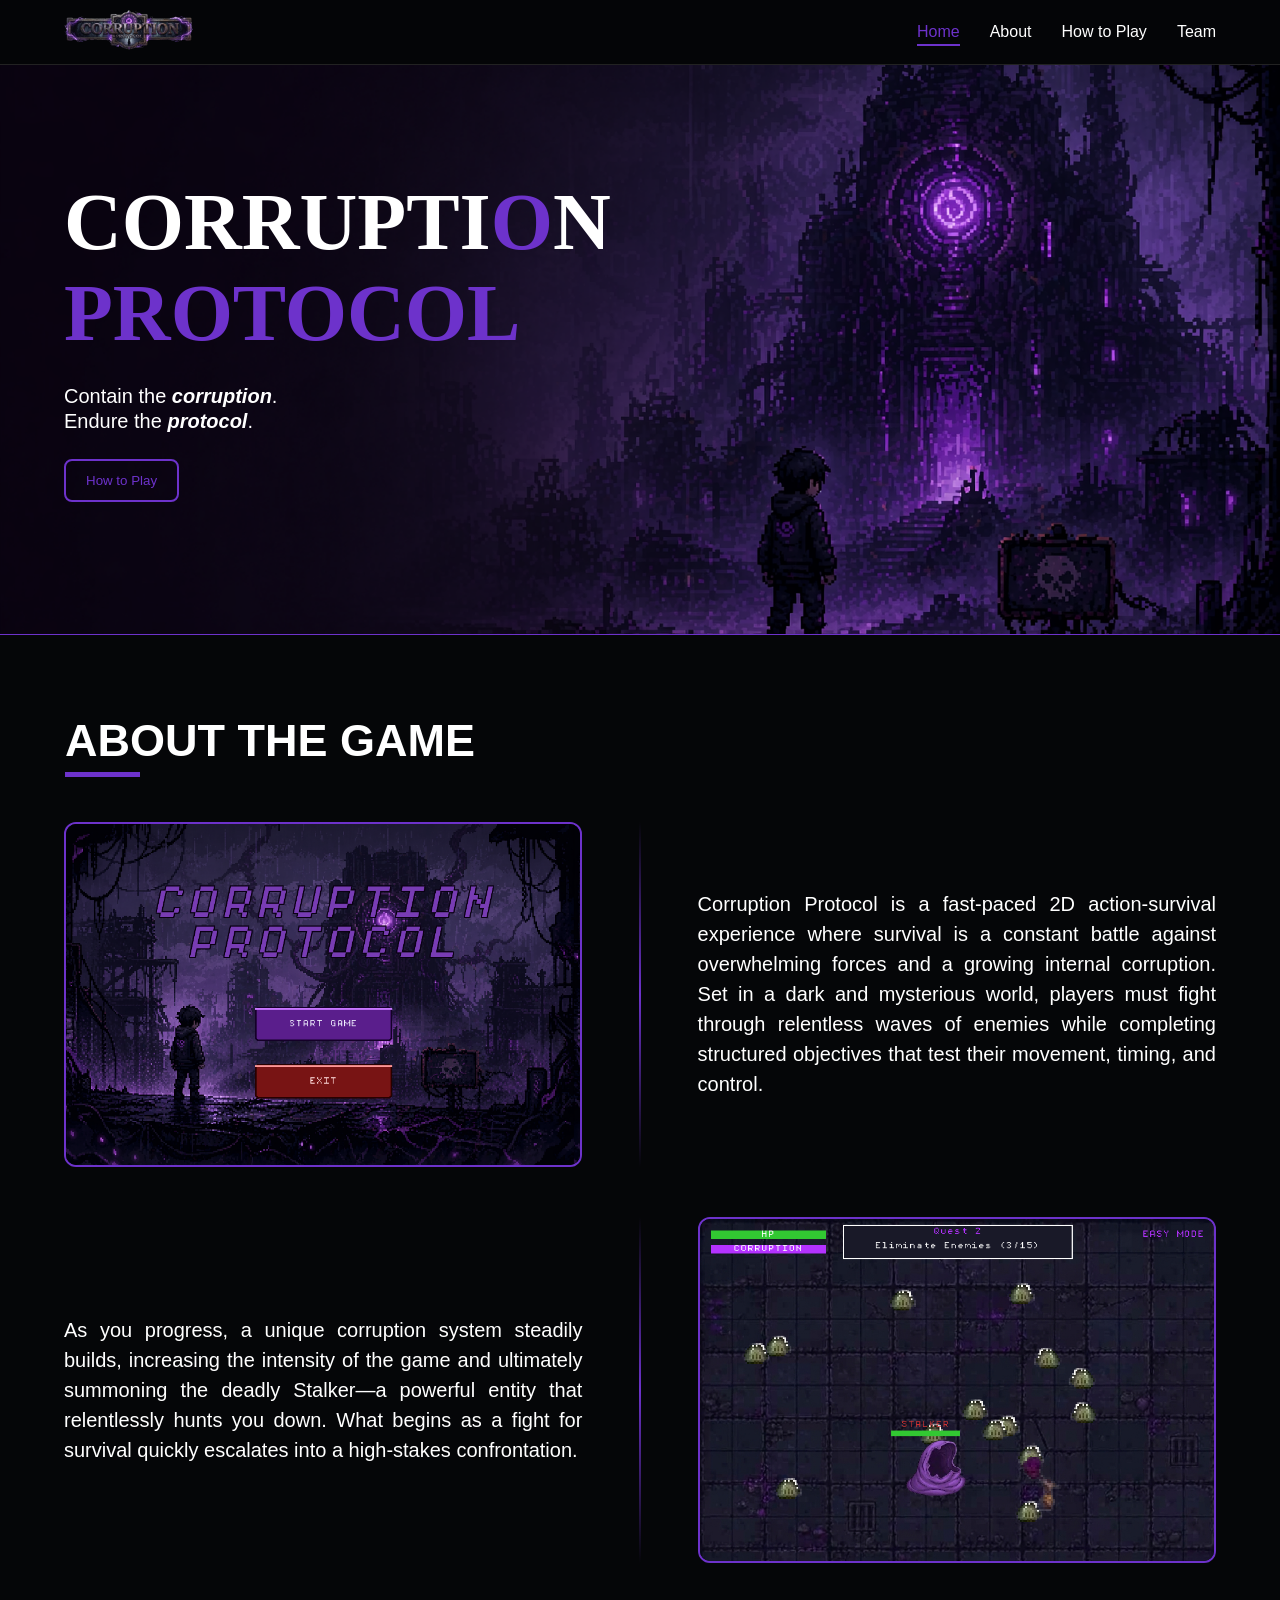
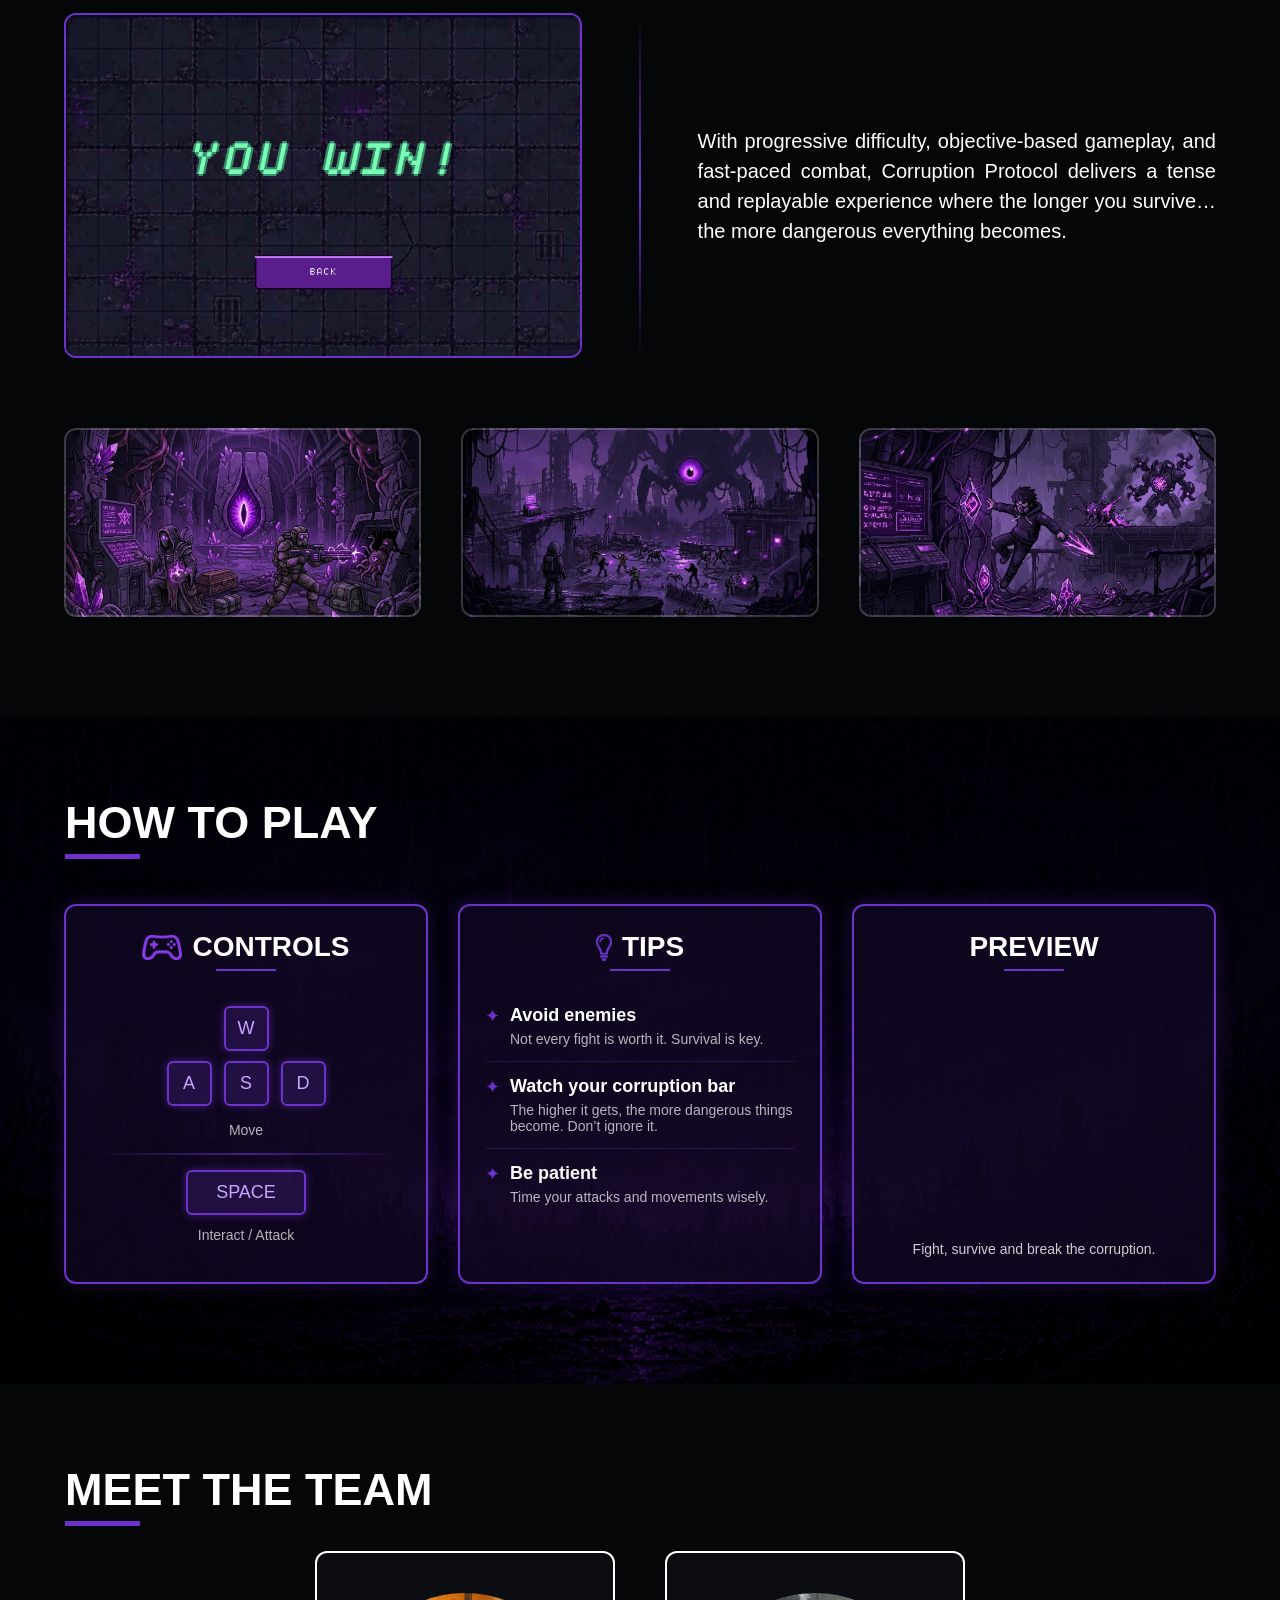
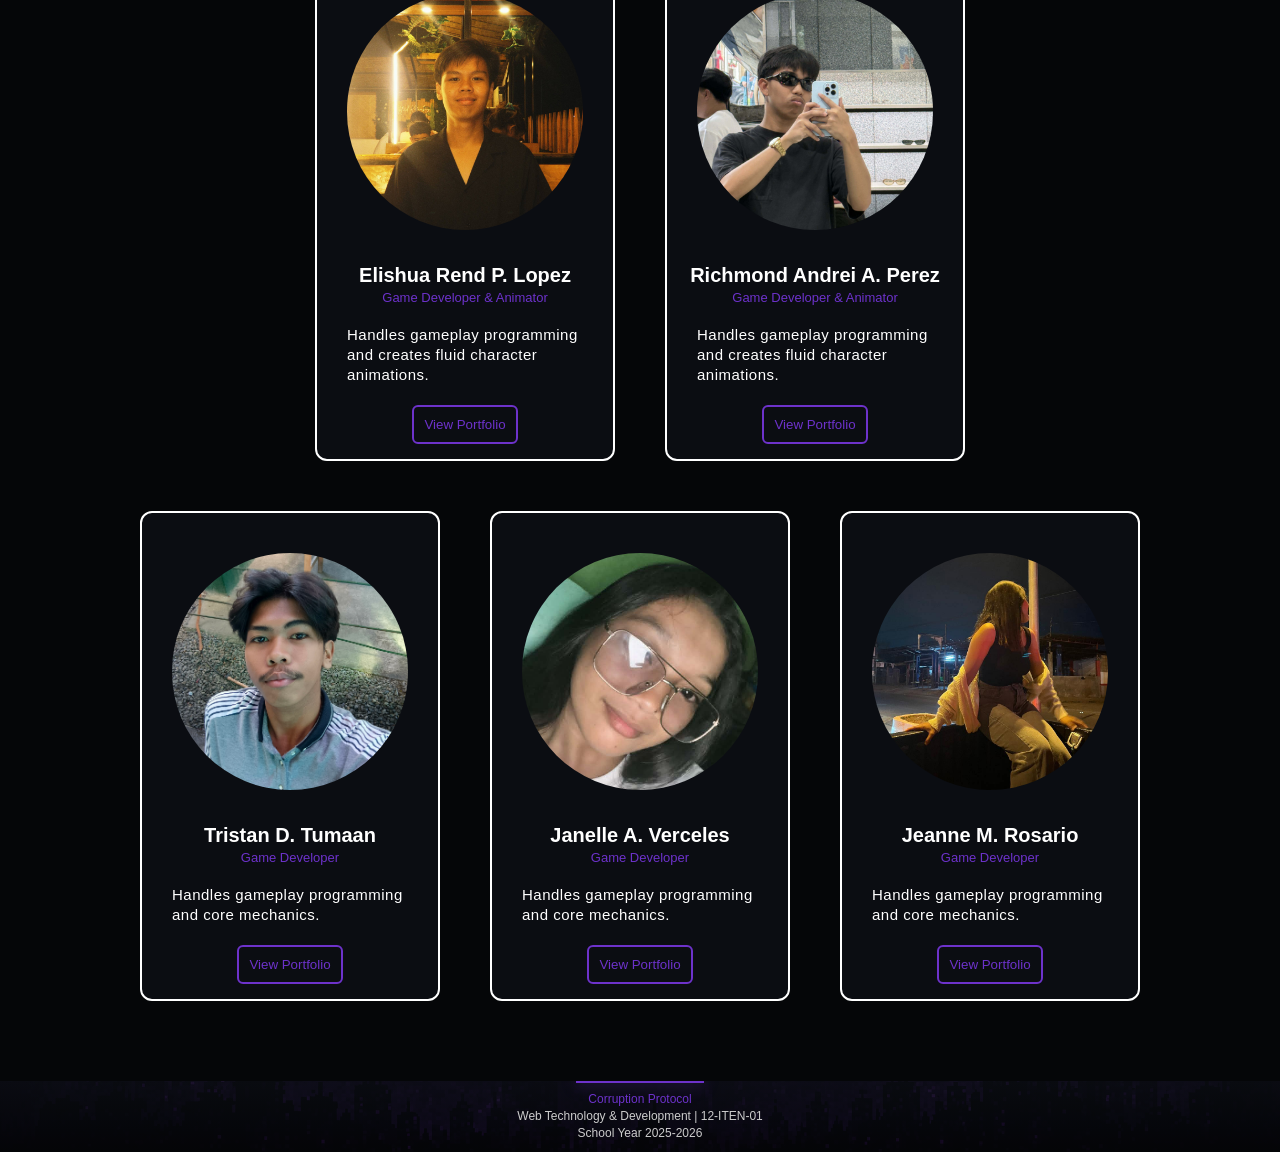
<file: index.html>
<!DOCTYPE html>
<html lang="en">
<head>
  <meta charset="UTF-8">
  <meta name="viewport" content="width=device-width, initial-scale=1.0">
  <title>Corruption Protocol</title>
  <link rel="stylesheet" href="style.css">
  <script src="script.js" defer></script>
</head>

<body>

<!-- NAVBAR -->
<header class="navbar">
  <div class="container nav">
    <div class="logo">
      <a href="#"><img src="images/logo.png" alt="Corruption Protocol Logo"></a>
    </div>

    <nav>
      <a href="#">Home</a>
      <a href="#about">About</a>
      <a href="#how">How to Play</a>
      <a href="#team">Team</a>
    </nav>
  </div>
</header>

<!-- HERO -->
<section class="hero">
  <div class="hero-content container">
    <h1>CORRUPTI<span>O</span>N</h1>
    <h1 class="protocol">PROTOCOL</h1>
    <p>Contain the <b><i>corruption</i></b>. <br>
       Endure the <b><i>protocol</i></b>.</p>

    <div class="hero-buttons">
      <a href="#how"><button class="btn-secondary">How to Play</button></a>
    </div>
  </div>
</section>

<hr>

<!-- ABOUT -->
<section id="about" class="section">
  <h1 class="section-title">ABOUT THE GAME</h1>
  <div class="about-container">
    <div class="about-item">
      <img src="images/image0.png">
      <p>
        Corruption Protocol is a fast-paced 2D action-survival experience where
        survival is a constant battle against overwhelming forces and a growing
        internal corruption. Set in a dark and mysterious world, players must
        fight through relentless waves of enemies while completing structured
        objectives that test their movement, timing, and control.
      </p>
    </div>

    <div class="about-item reverse">
      <img src="images/image00.png">
      <p>
        As you progress, a unique corruption system steadily builds, increasing
        the intensity of the game and ultimately summoning the deadly Stalker—a
        powerful entity that relentlessly hunts you down. What begins as a fight
        for survival quickly escalates into a high-stakes confrontation.
      </p>
    </div>

    <div class="about-item">
      <img src="images/image000.png">
      <p>
        With progressive difficulty, objective-based gameplay, and fast-paced
        combat, Corruption Protocol delivers a tense and replayable experience
        where the longer you survive… the more dangerous everything becomes.
      </p>
    </div>
  </div>

  <div class="about-info container">
    <div class="info-box box-1">
      <h3>GENRE</h3>
      <p>• Survival <br> • Action</p>
    </div>

    <div class="info-box box-2">
      <h3>OBJECTIVE</h3>
      <p>• Survive escalating enemy waves <br> • Complete structured quest objectives <br> • Defeat the Stalker when it emerges</p>
    </div>

    <div class="info-box box-3">
      <h3>UNIQUE</h3>
      <p>• Corruption-driven gameplay system <br> • Progressive difficulty scaling <br> • Fast-paced combat encounters</p>
    </div>
  </div>
</section>

<!-- HOW TO PLAY -->
<section id="how" class="dark">
  <div class="section">
  <h1 class="section-title">HOW TO PLAY</h1>

    <div class="how-container">
      <div class="controls card">
        <h3>
          <span class="title-content">
            <img src="images/controls.png" width="40px"> CONTROLS
          </span>
        </h3>

        <div class="movement">
          <div class="keys w">
            <span>W</span>
          </div>

          <div class="keys asd">
            <span>A</span><span>S</span><span>D</span>
          </div>

          <p>Move</p>
        </div>

        <div class="divider"></div>

        <div class="control-group">
          <div class="keys">
            <span class="space">SPACE</span>
          </div>
          <p>Interact / Attack</p>
        </div>
      </div>

      <div class="tips card">
        <h3>
          <span class="title-content">
            <img src="images/tips.png" width="16px"> TIPS
          </span>
        </h3>
        <ul>
          <li>
            <strong>Avoid enemies</strong>
            <p>Not every fight is worth it. Survival is key.</p>
          </li>
          <li>
            <strong>Watch your corruption bar</strong>
            <p>The higher it gets, the more dangerous things become. Don’t ignore it.</p>
          </li>
          <li>
            <strong>Be patient</strong>
            <p>Time your attacks and movements wisely.</p>
          </li>
        </ul>
      </div>

      <div class="preview card">
        <h3>PREVIEW</h3>
        <div class="slider">
            <video src="images/preview.mp4" autoplay muted loop playsinline></video>
        </div>
        <p>Fight, survive and break the corruption.</p>
      </div>
    </div>
  </div>
</section>

<!-- TEAM -->
<section id="team" class="section">
    <h1 class="section-title">Meet the Team</h1>

    <div class="team">
      <div class="card-above">
        <img src="images/rend.jpg">
        <h3>Elishua Rend P. Lopez</h3>
        <p class="role">Game Developer & Animator</p>
        <p class="definition">Handles gameplay programming and creates fluid character animations.</p>
        <a href="PORTFOLIO-REND/index-rend.html" target="_blank"><button class="btn-team">View Portfolio</button></a>
      </div>

      <div class="card-above">
        <img src="images/richmond.jpg">
        <h3>Richmond Andrei A. Perez</h3>
        <p class="role">Game Developer & Animator</p>
        <p class="definition">Handles gameplay programming and creates fluid character animations.</p>
        <a href="PORTFOLIO-RICHMOND/index-richmond.html" target="_blank"><button class="btn-team">View Portfolio</button></a>
      </div>
    </div>

    <div class="team-bottom">
      <div class="card-below">
        <img src="images/tristan.jpg">
        <h3>Tristan D. Tumaan</h3>
        <p class="role">Game Developer</p>
        <p class="definition">Handles gameplay programming and core mechanics.</p>
        <a href="PORTFOLIO-TRISTAN/index-tristan.html" target="_blank"><button class="btn-team">View Portfolio</button></a>
      </div>
      
      <div class="card-below">
        <img src="images/janelle.jpg">
        <h3>Janelle A. Verceles</h3>
        <p class="role">Game Developer</p>
        <p class="definition">Handles gameplay programming and core mechanics.</p>
        <a href="PORTFOLIO-JANELLE/index-janelle.html" target="_blank"><button class="btn-team">View Portfolio</button></a>
      </div>

      <div class="card-below">
        <img src="images/jeeanne.jpg">
        <h3>Jeanne M. Rosario</h3>
        <p class="role">Game Developer</p>
        <p class="definition">Handles gameplay programming and core mechanics.</p>
        <a href="PORTFOLIO-JEEANNE/index-jeeanne.html" target="_blank"><button class="btn-team">View Portfolio</button></a>
      </div>
    </div>
</section>

<!-- FOOTER -->
<footer>
  <p class="group">Corruption Protocol</p>
  <p class="subj">Web Technology & Development | 12-ITEN-01</p>
  <p class="sy">School Year 2025-2026</p>
</footer>

</body>
</html>
</file>
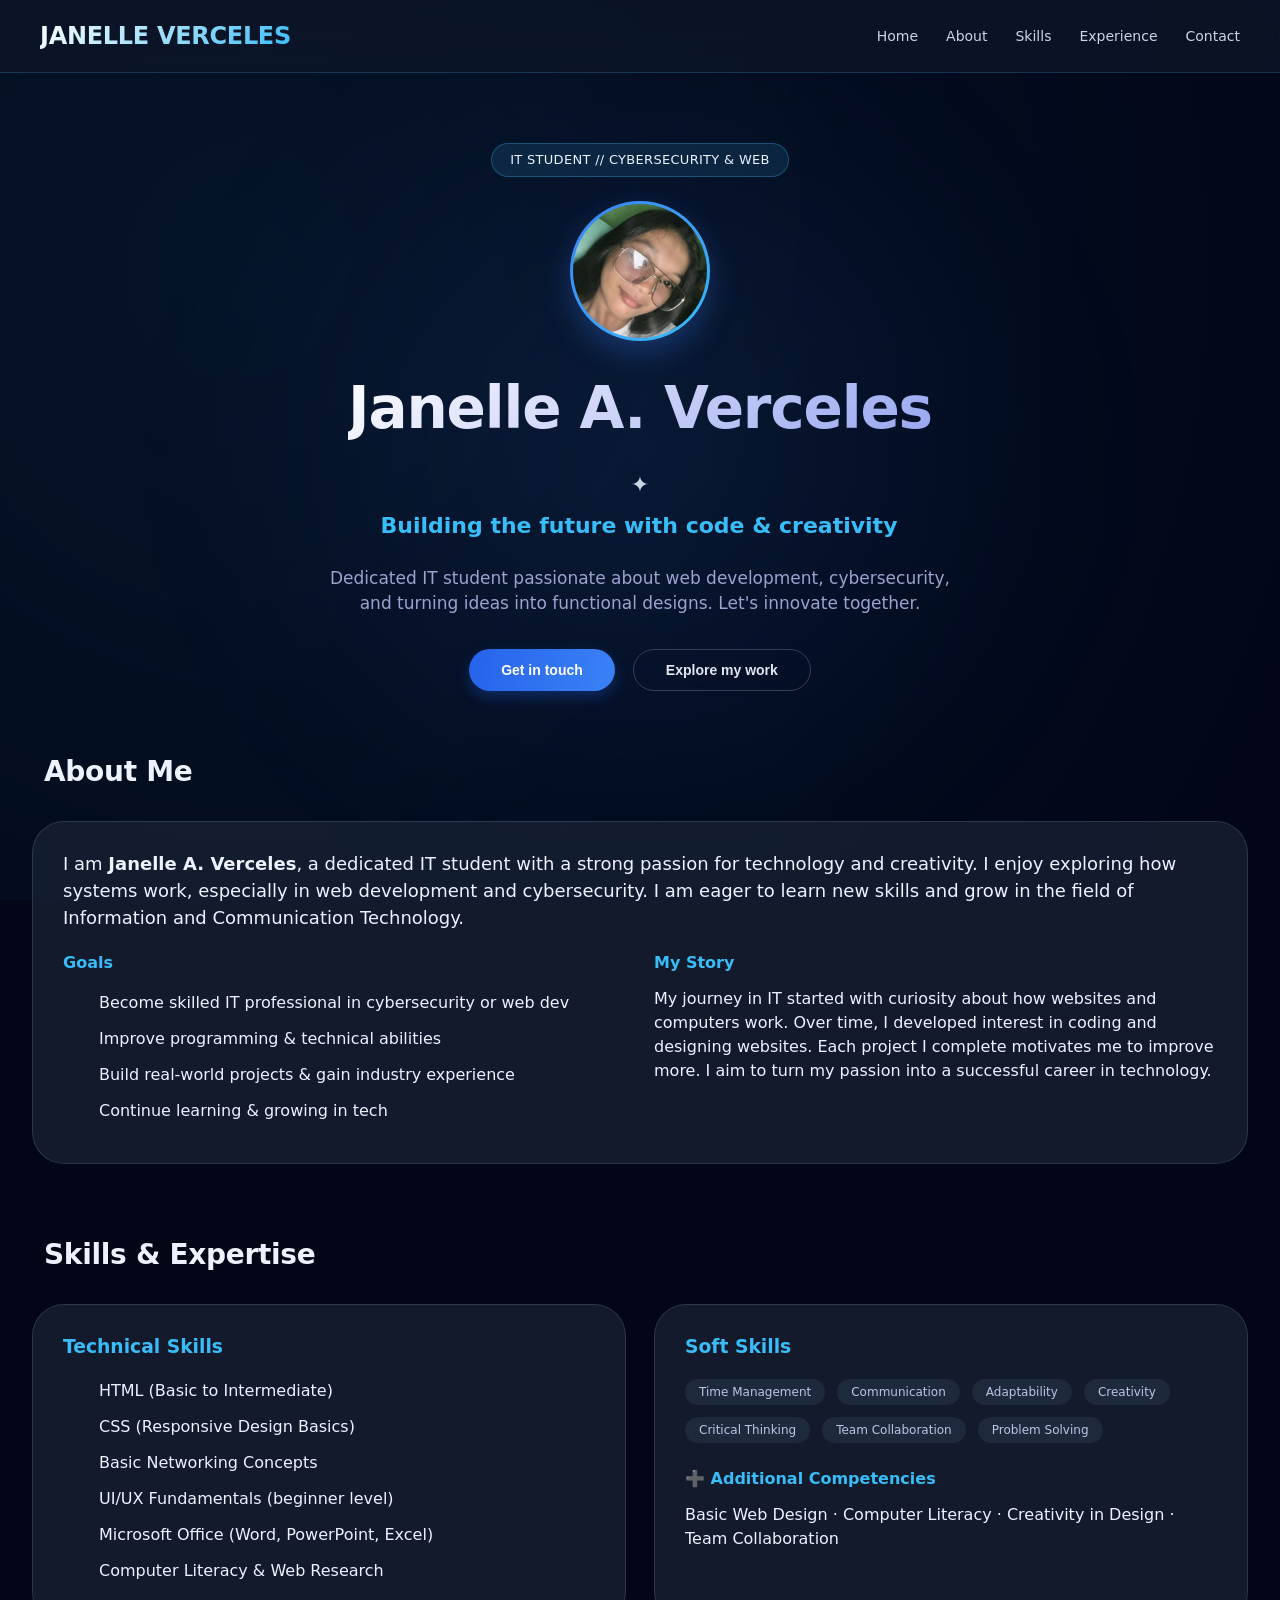
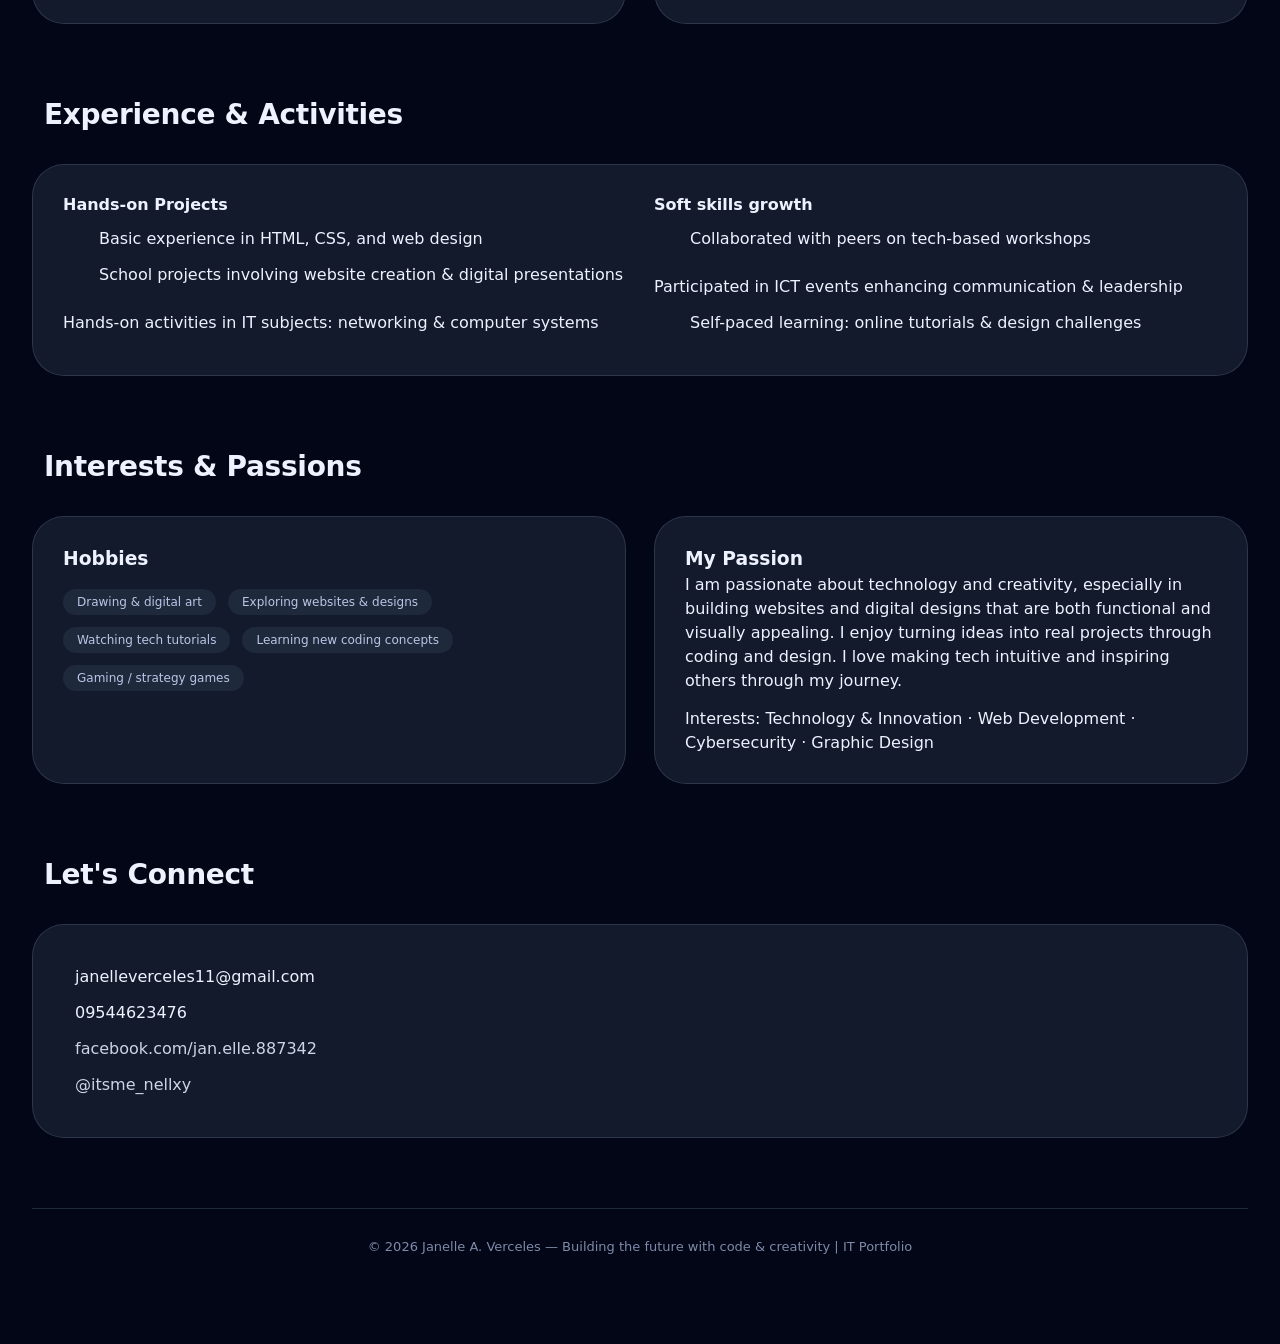
<file: PORTFOLIO-JANELLE/index-janelle.html>
<!DOCTYPE html>
<html lang="en">
<head>
  <meta charset="UTF-8">
  <meta name="viewport" content="width=device-width, initial-scale=1.0, viewport-fit=cover">
  <title>Janelle Verceles | IT Portfolio</title>
  <link rel="stylesheet" href="style-janelle.css">
</head>
<body>

<div class="orb-bg"></div>

<nav class="navbar">
  <div class="logo">JANELLE VERCELES</div>
  <div class="nav-links">
    <a href="#home">Home</a>
    <a href="#about">About</a>
    <a href="#skills">Skills</a>
    <a href="#experience">Experience</a>
    <a href="#contact">Contact</a>
  </div>
</nav>

<div class="container">
  <!-- Hero Section with Profile Picture -->
  <div id="home" class="hero">
    <div class="hero-badge"><i class="fas fa-terminal"></i> IT STUDENT // CYBERSECURITY & WEB</div>
    
    <!-- Profile picture section with modern frame and user image placeholder (actual image embed using a generated creative portrait) -->
    <div class="profile-picture">
      <div class="avatar-frame">
        <!-- 
          Included a stylish SVG data URL as profile image — a friendly, modern tech avatar illustration 
          representing Janelle, combined with a fallback icon. This creates a visually appealing "picture" without external dependencies.
          You can replace src with actual photo of Janelle.
        -->
        <img class="avatar-img" src="images-janelle/pfp.jpg">
      </div>
    </div>
    
    <h1>Janelle A. Verceles</h1>
    <div class="typed-container">
      <span>✦</span>
      <span class="typed-text">Building the future with code & creativity</span>
    </div>
    <p class="hero-desc">Dedicated IT student passionate about web development, cybersecurity, and turning ideas into functional designs. Let's innovate together.</p>
    <div class="btn-group">
      <button class="btn-primary" onclick="document.querySelector('#contact').scrollIntoView({behavior:'smooth'})">Get in touch <i class="fas fa-arrow-right"></i></button>
      <button class="btn-outline" onclick="document.querySelector('#about').scrollIntoView({behavior:'smooth'})">Explore my work</button>
    </div>
  </div>

  <!-- About Me -->
  <section id="about">
    <div class="section-header">
      <i class="fas fa-user-astronaut"></i>
      <h2>About Me</h2>
    </div>
    <div class="card">
      <p style="font-size: 18px; margin-bottom: 20px;">I am <strong>Janelle A. Verceles</strong>, a dedicated IT student with a strong passion for technology and creativity. I enjoy exploring how systems work, especially in web development and cybersecurity. I am eager to learn new skills and grow in the field of Information and Communication Technology.</p>
      <div class="grid-2col" style="margin-top: 16px;">
        <div>
          <h4 style="color:#38bdf8; margin-bottom: 12px;"><i class="fas fa-bullseye"></i> Goals</h4>
          <ul class="skill-list">
            <li><i class="fas fa-shield-alt"></i> Become skilled IT professional in cybersecurity or web dev</li>
            <li><i class="fas fa-code"></i> Improve programming & technical abilities</li>
            <li><i class="fas fa-project-diagram"></i> Build real-world projects & gain industry experience</li>
            <li><i class="fas fa-graduation-cap"></i> Continue learning & growing in tech</li>
          </ul>
        </div>
        <div>
          <h4 style="color:#38bdf8; margin-bottom: 12px;"><i class="fas fa-book-open"></i> My Story</h4>
          <p>My journey in IT started with curiosity about how websites and computers work. Over time, I developed interest in coding and designing websites. Each project I complete motivates me to improve more. I aim to turn my passion into a successful career in technology.</p>
        </div>
      </div>
    </div>
  </section>

  <!-- Skills Section (technical + soft split) -->
  <section id="skills">
    <div class="section-header">
      <i class="fas fa-laptop-code"></i>
      <h2>Skills & Expertise</h2>
    </div>
    <div class="grid-2col">
      <div class="card">
        <h3 style="color:#38bdf8; margin-bottom: 18px;"><i class="fas fa-microchip"></i> Technical Skills</h3>
        <ul class="skill-list">
          <li><i class="fab fa-html5"></i> HTML (Basic to Intermediate)</li>
          <li><i class="fab fa-css3-alt"></i> CSS (Responsive Design Basics)</li>
          <li><i class="fas fa-chart-line"></i> Basic Networking Concepts</li>
          <li><i class="fas fa-paint-brush"></i> UI/UX Fundamentals (beginner level)</li>
          <li><i class="fas fa-file-alt"></i> Microsoft Office (Word, PowerPoint, Excel)</li>
          <li><i class="fas fa-globe"></i> Computer Literacy & Web Research</li>
        </ul>
      </div>
      <div class="card">
        <h3 style="color:#38bdf8; margin-bottom: 18px;"><i class="fas fa-users"></i> Soft Skills</h3>
        <div class="interest-grid">
          <span class="tag">Time Management</span>
          <span class="tag">Communication</span>
          <span class="tag">Adaptability</span>
          <span class="tag">Creativity</span>
          <span class="tag">Critical Thinking</span>
          <span class="tag">Team Collaboration</span>
          <span class="tag">Problem Solving</span>
        </div>
        <div style="margin-top: 24px;">
          <h4 style="color:#38bdf8; font-size: 16px;">➕ Additional Competencies</h4>
          <p style="margin-top: 12px;">Basic Web Design · Computer Literacy · Creativity in Design · Team Collaboration</p>
        </div>
      </div>
    </div>
  </section>

  <!-- Experience & Achievements -->
  <section id="experience">
    <div class="section-header">
      <i class="fas fa-briefcase"></i>
      <h2>Experience & Activities</h2>
    </div>
    <div class="card">
      <div class="grid-2col">
        <div>
          <h4><i class="fas fa-code-branch"></i> Hands-on Projects</h4>
          <ul class="skill-list" style="margin-top: 10px;">
            <li><i class="fas fa-check-circle"></i> Basic experience in HTML, CSS, and web design</li>
            <li><i class="fas fa-check-circle"></i> School projects involving website creation & digital presentations</li>
            <li><i class="fas fa-check-circle"></i> Hands-on activities in IT subjects: networking & computer systems</li>
          </ul>
        </div>
        <div>
          <h4><i class="fas fa-trophy"></i> Soft skills growth</h4>
          <ul class="skill-list" style="margin-top: 10px;">
            <li><i class="fas fa-users"></i> Collaborated with peers on tech-based workshops</li>
            <li><i class="fas fa-chalkboard-user"></i> Participated in ICT events enhancing communication & leadership</li>
            <li><i class="fas fa-brain"></i> Self-paced learning: online tutorials & design challenges</li>
          </ul>
        </div>
      </div>
    </div>
  </section>

  <!-- Interests, Hobbies & Passion -->
  <section>
    <div class="section-header">
      <i class="fas fa-heart"></i>
      <h2>Interests & Passions</h2>
    </div>
    <div class="grid-2col">
      <div class="card">
        <h3><i class="fas fa-music"></i> Hobbies</h3>
        <div class="interest-grid" style="margin-top: 16px;">
          <span class="tag">Drawing & digital art</span>
          <span class="tag">Exploring websites & designs</span>
          <span class="tag">Watching tech tutorials</span>
          <span class="tag">Learning new coding concepts</span>
          <span class="tag">Gaming / strategy games</span>
        </div>
      </div>
      <div class="card">
        <h3><i class="fas fa-fire"></i> My Passion</h3>
        <p>I am passionate about technology and creativity, especially in building websites and digital designs that are both functional and visually appealing. I enjoy turning ideas into real projects through coding and design. I love making tech intuitive and inspiring others through my journey.</p>
        <p style="margin-top: 14px;"><i class="fas fa-lightbulb"></i> Interests: Technology & Innovation · Web Development · Cybersecurity · Graphic Design</p>
      </div>
    </div>
  </section>

  <!-- Contact with updated credentials -->
  <section id="contact">
    <div class="section-header">
      <i class="fas fa-envelope"></i>
      <h2>Let's Connect</h2>
    </div>
    <div class="card">
      <div class="contact-flex">
        <div class="contact-info">
          <p><i class="fas fa-envelope" style="color:#38bdf8;"></i> janelleverceles11@gmail.com</p>
          <p><i class="fas fa-phone-alt"></i> 09544623476</p>
          <p><i class="fab fa-facebook"></i> <a href="https://www.facebook.com/jan.elle.887342" target="_blank" style="color:#cbd5e6; text-decoration: none;">facebook.com/jan.elle.887342</a></p>
          <p><i class="fab fa-instagram"></i> <a href="https://www.instagram.com/itsme_nellxy" target="_blank" style="color:#cbd5e6; text-decoration: none;">@itsme_nellxy</a></p>
        </div>
        <div class="social-links">
          <a href="https://www.facebook.com/jan.elle.887342" target="_blank" aria-label="Facebook"><i class="fab fa-facebook-f"></i></a>
          <a href="https://www.instagram.com/itsme_nellxy" target="_blank" aria-label="Instagram"><i class="fab fa-instagram"></i></a>
          <a href="mailto:janelleverceles11@gmail.com" aria-label="Email"><i class="fas fa-paper-plane"></i></a>
        </div>
      </div>
    </div>
  </section>

  <footer>
    <p>© 2026 Janelle A. Verceles — Building the future with code & creativity | IT Portfolio</p>
  </footer>
</div>

<script>
  // Scroll reveal animation using Intersection Observer
  const sections = document.querySelectorAll('section');
  const hero = document.querySelector('.hero');
  
  const observer = new IntersectionObserver((entries) => {
    entries.forEach(entry => {
      if (entry.isIntersecting) {
        entry.target.classList.add('visible');
      }
    });
  }, { threshold: 0.1, rootMargin: "0px 0px -30px 0px" });
  
  sections.forEach(section => observer.observe(section));
  if(hero) hero.style.opacity = "1";
  
  // Smooth hover interaction on cards
  document.querySelectorAll('.card').forEach(card => {
    card.addEventListener('mouseenter', () => {
      card.style.transition = 'all 0.25s ease';
    });
  });
  
  // Smooth navigation adjustments
  const contactBtn = document.querySelector('.btn-primary');
  if(contactBtn) {
    contactBtn.addEventListener('click', (e) => {
      e.preventDefault();
      document.querySelector('#contact').scrollIntoView({ behavior: 'smooth' });
    });
  }
  const exploreBtn = document.querySelector('.btn-outline');
  if(exploreBtn) {
    exploreBtn.addEventListener('click', (e) => {
      e.preventDefault();
      document.querySelector('#about').scrollIntoView({ behavior: 'smooth' });
    });
  }
  
  // make sure sections visible on load
  window.addEventListener('load', () => {
    sections.forEach(section => {
      const rect = section.getBoundingClientRect();
      if(rect.top < window.innerHeight - 100) {
        section.classList.add('visible');
      }
    });
    // ensure typed text stable on small devices
    const typedSpan = document.querySelector('.typed-text');
    if (typedSpan && window.innerWidth < 600) {
      typedSpan.style.whiteSpace = 'normal';
      typedSpan.style.borderRight = 'none';
    }
  });
</script>
</body>
</html>
</file>
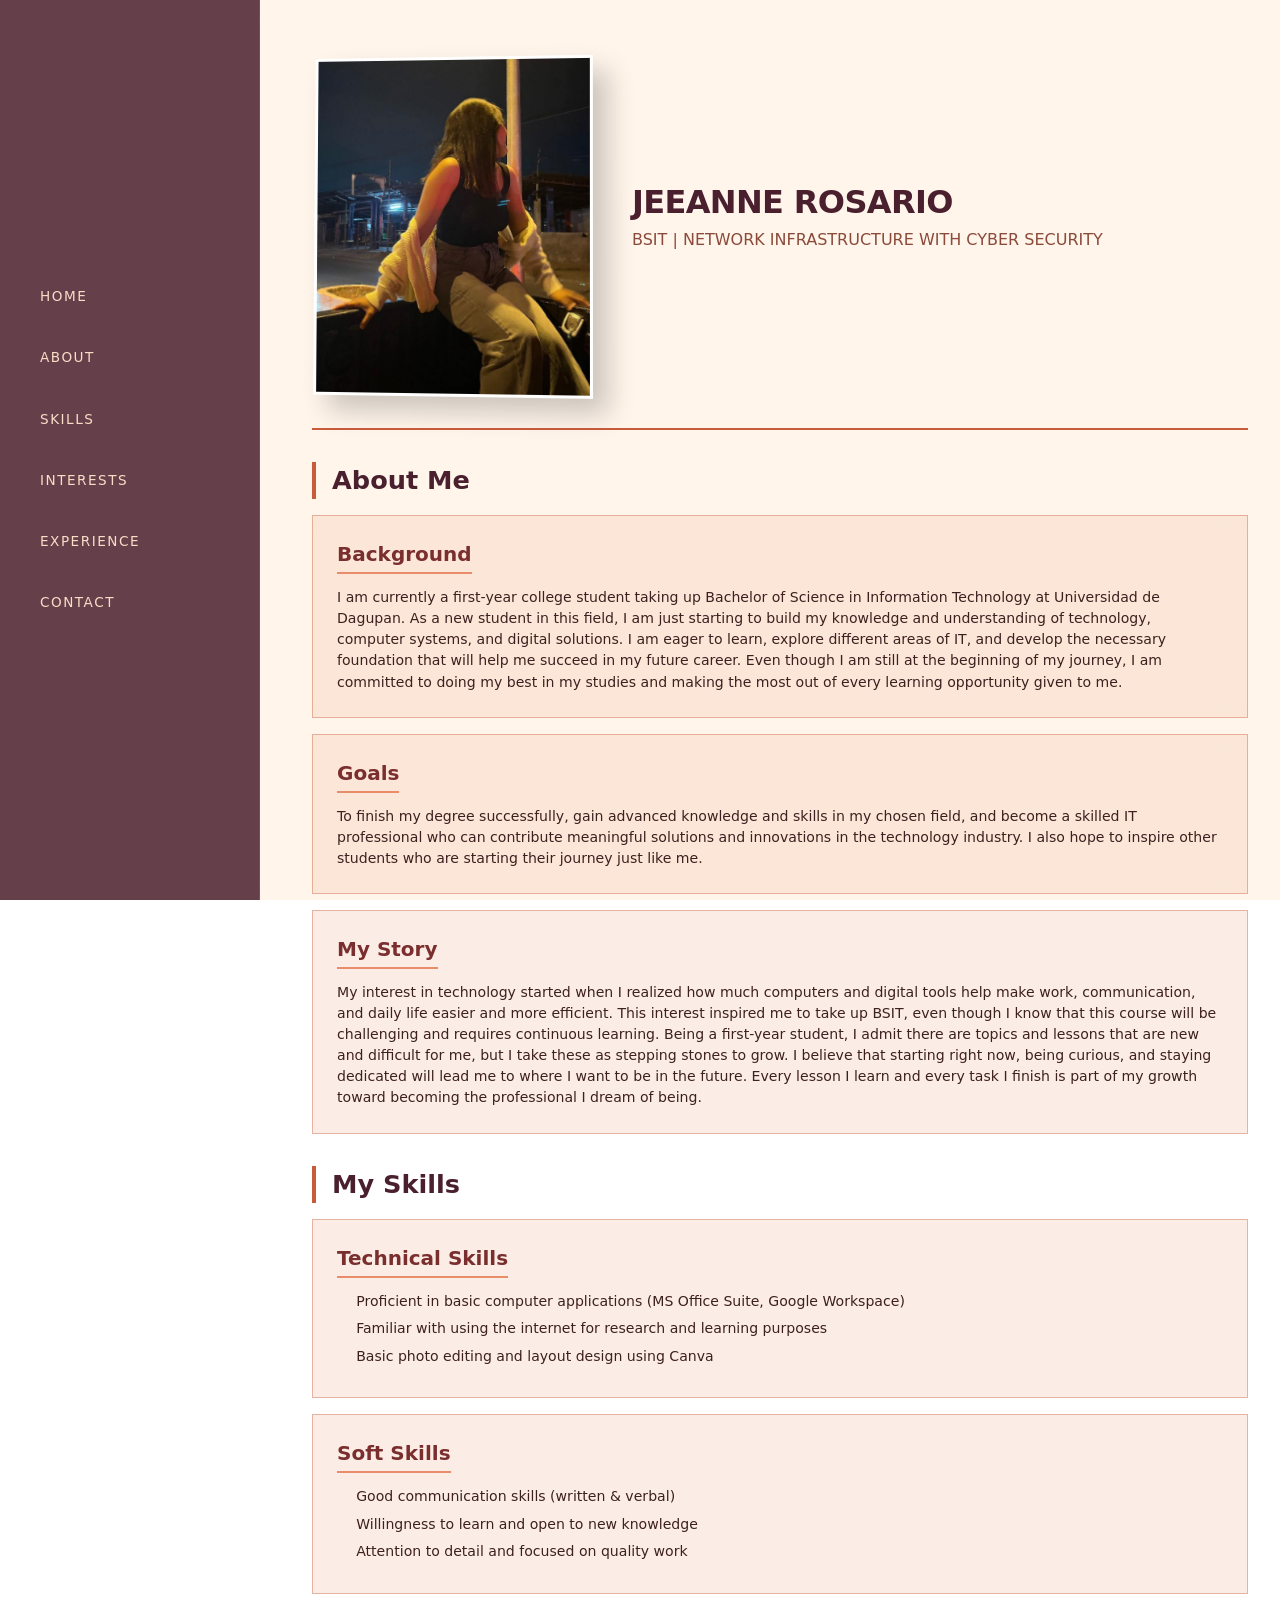
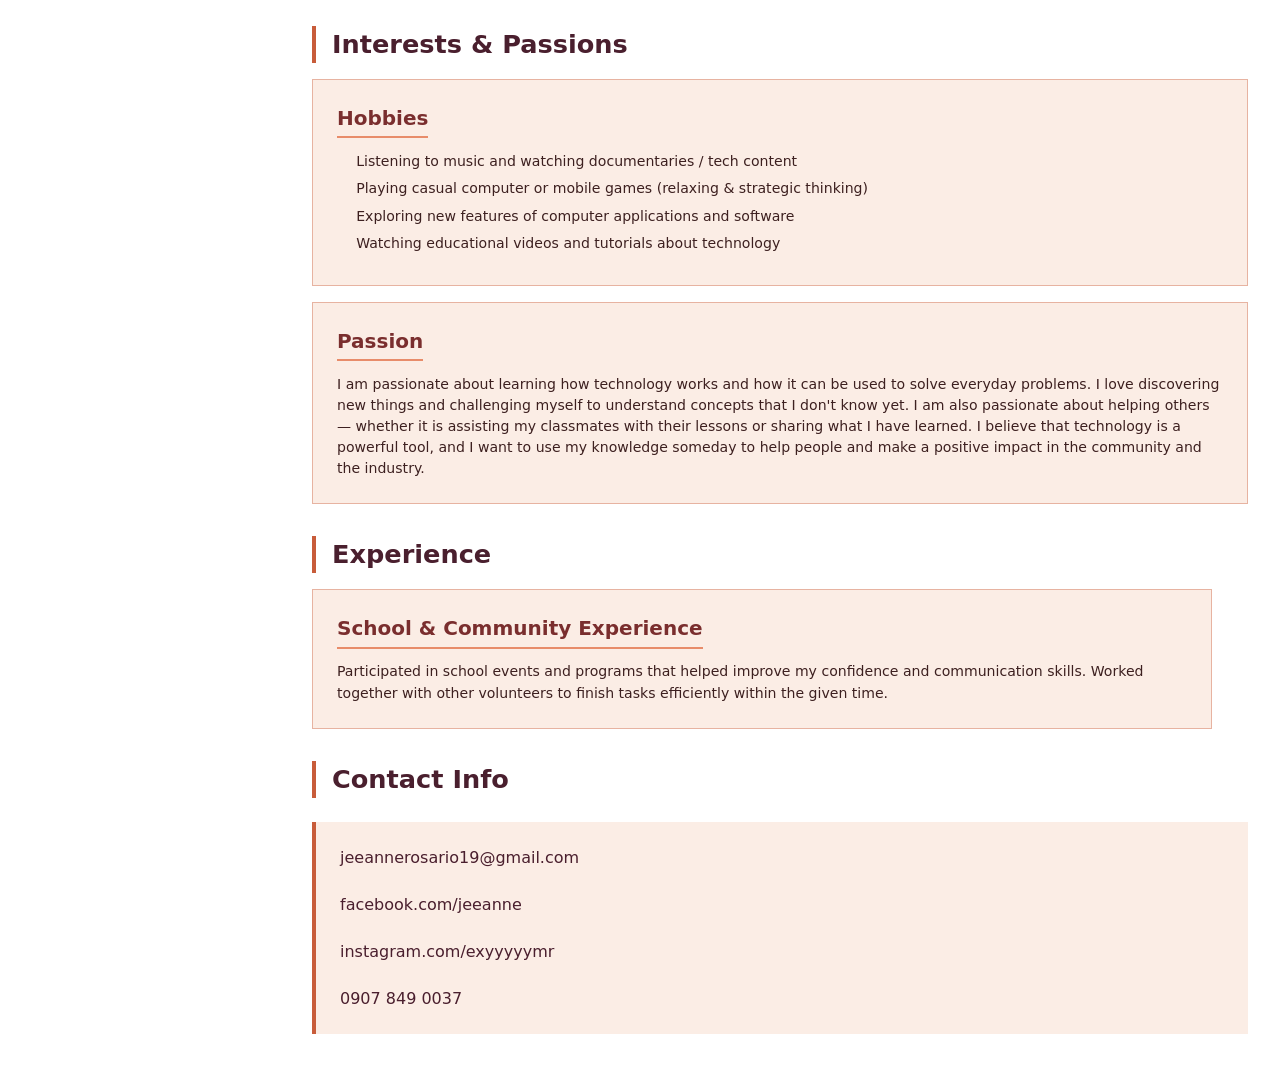
<file: PORTFOLIO-JEEANNE/index-jeeanne.html>
<!DOCTYPE html>
<html lang="en">
<head>
  <meta charset="UTF-8">
  <meta name="viewport" content="width=device-width, initial-scale=1.0, viewport-fit=cover">
  <title>Jeeanne Rosario | Sunset Portfolio</title>
  <link rel="stylesheet" href="style-jeeanne.css">
</head>
<body>
  <div class="jee-sidebar">
  <nav class="jee-nav">
    <a href="#jee-home" class="jee-nav-link">Home</a>
    <a href="#jee-about" class="jee-nav-link">About</a>
    <a href="#jee-skills" class="jee-nav-link">Skills</a>
    <a href="#jee-interests" class="jee-nav-link">Interests</a>
    <a href="#jee-exp" class="jee-nav-link">Experience</a>
    <a href="#jee-contact" class="jee-nav-link">Contact</a>
  </nav>
</div>

  <!-- MAIN CONTENT -->
  <main class="jee-main">
    <section id="jee-home">
      <div class="jee">
        <div class="jee-photo">
          <img src="images-jeeanne/jeeR.jpg" alt="">
        </div>
        <div class="jee-title">
          <h1>JEEANNE ROSARIO</h1>
          <div class="jee-role">BSIT | NETWORK INFRASTRUCTURE WITH CYBER SECURITY</div>
        </div>
      </div>
    </section>

    <section id="jee-about">
      <h2 class="jee-sec-title">About Me</h2>
      <div class="jee-grid-2">
        <div class="jee-card">
          <h3>Background</h3>
          <p>I am currently a first-year college student taking up Bachelor of Science in Information Technology at Universidad de Dagupan. As a new student in this field, I am just starting to build my knowledge and understanding of technology, computer systems, and digital solutions. I am eager to learn, explore different areas of IT, and develop the necessary foundation that will help me succeed in my future career. Even though I am still at the beginning of my journey, I am committed to doing my best in my studies and making the most out of every learning opportunity given to me.</p>
        </div>
        <div class="jee-card">
          <h3>Goals</h3>
          <p>To finish my degree successfully, gain advanced knowledge and skills in my chosen field, and become a skilled IT professional who can contribute meaningful solutions and innovations in the technology industry. I also hope to inspire other students who are starting their journey just like me.</p>
        </div>
        <div class="jee-card">
          <h3>My Story</h3>
          <p>My interest in technology started when I realized how much computers and digital tools help make work, communication, and daily life easier and more efficient. This interest inspired me to take up BSIT, even though I know that this course will be challenging and requires continuous learning. Being a first-year student, I admit there are topics and lessons that are new and difficult for me, but I take these as stepping stones to grow. I believe that starting right now, being curious, and staying dedicated will lead me to where I want to be in the future. Every lesson I learn and every task I finish is part of my growth toward becoming the professional I dream of being.</p>
        </div>
      </div>
    </section>

    <section id="jee-skills">
      <h2 class="jee-sec-title">My Skills</h2>
      <div class="jee-grid-2">
        <div class="jee-card">
          <h3>Technical Skills</h3>
          <ul>
            <li>Proficient in basic computer applications (MS Office Suite, Google Workspace)</li>
            <li>Familiar with using the internet for research and learning purposes</li>
            <li>Basic photo editing and layout design using Canva</li>
          </ul>
        </div>
        <div class="jee-card">
          <h3>Soft Skills</h3>
          <ul>
            <li>Good communication skills (written & verbal)</li>
            <li>Willingness to learn and open to new knowledge</li>
            <li>Attention to detail and focused on quality work</li>
          </ul>
        </div>
      </div>
    </section>

    <section id="jee-interests">
      <h2 class="jee-sec-title">Interests & Passions</h2>
      <div class="jee-grid-2">
        <div class="jee-card">
          <h3>Hobbies</h3>
          <ul>
            <li>Listening to music and watching documentaries / tech content</li>
            <li>Playing casual computer or mobile games (relaxing & strategic thinking)</li>
            <li>Exploring new features of computer applications and software</li>
            <li>Watching educational videos and tutorials about technology</li>
          </ul>
        </div>
        <div class="jee-card">
          <h3>Passion</h3>
          <p>I am passionate about learning how technology works and how it can be used to solve everyday problems. I love discovering new things and challenging myself to understand concepts that I don't know yet. I am also passionate about helping others — whether it is assisting my classmates with their lessons or sharing what I have learned. I believe that technology is a powerful tool, and I want to use my knowledge someday to help people and make a positive impact in the community and the industry.</p>
        </div>
      </div>
    </section>

    <section id="jee-exp">
      <h2 class="jee-sec-title">Experience</h2>
      <div class="jee-exp-single">
        <div class="jee-card">
          <h3>School & Community Experience</h3>
          <p>Participated in school events and programs that helped improve my confidence and communication skills. Worked together with other volunteers to finish tasks efficiently within the given time.</p>
        </div>
      </div>
    </section>

    <!-- CONTACT SECTION -->
    <section id="jee-contact">
      <h2 class="jee-sec-title">Contact Info</h2>
      <div class="jee-contact">
        <div class="jee-contact-item">jeeannerosario19@gmail.com</div>
        <div class="jee-contact-item"><a href="https://www.facebook.com/share/1CNVojRxcM/?mibextid=wwXIfr" target="_blank">facebook.com/jeeanne</a></div>
        <div class="jee-contact-item"><a href="https://www.instagram.com/exyyyyymr?igsh=cDRoM3hsY2cyeXFs&utm_source=qr" target="_blank">instagram.com/exyyyyymr</a></div>
        <div class="jee-contact-item">0907 849 0037</div>
      </div>
    </section>
  </main>
</body>
</html>
</file>
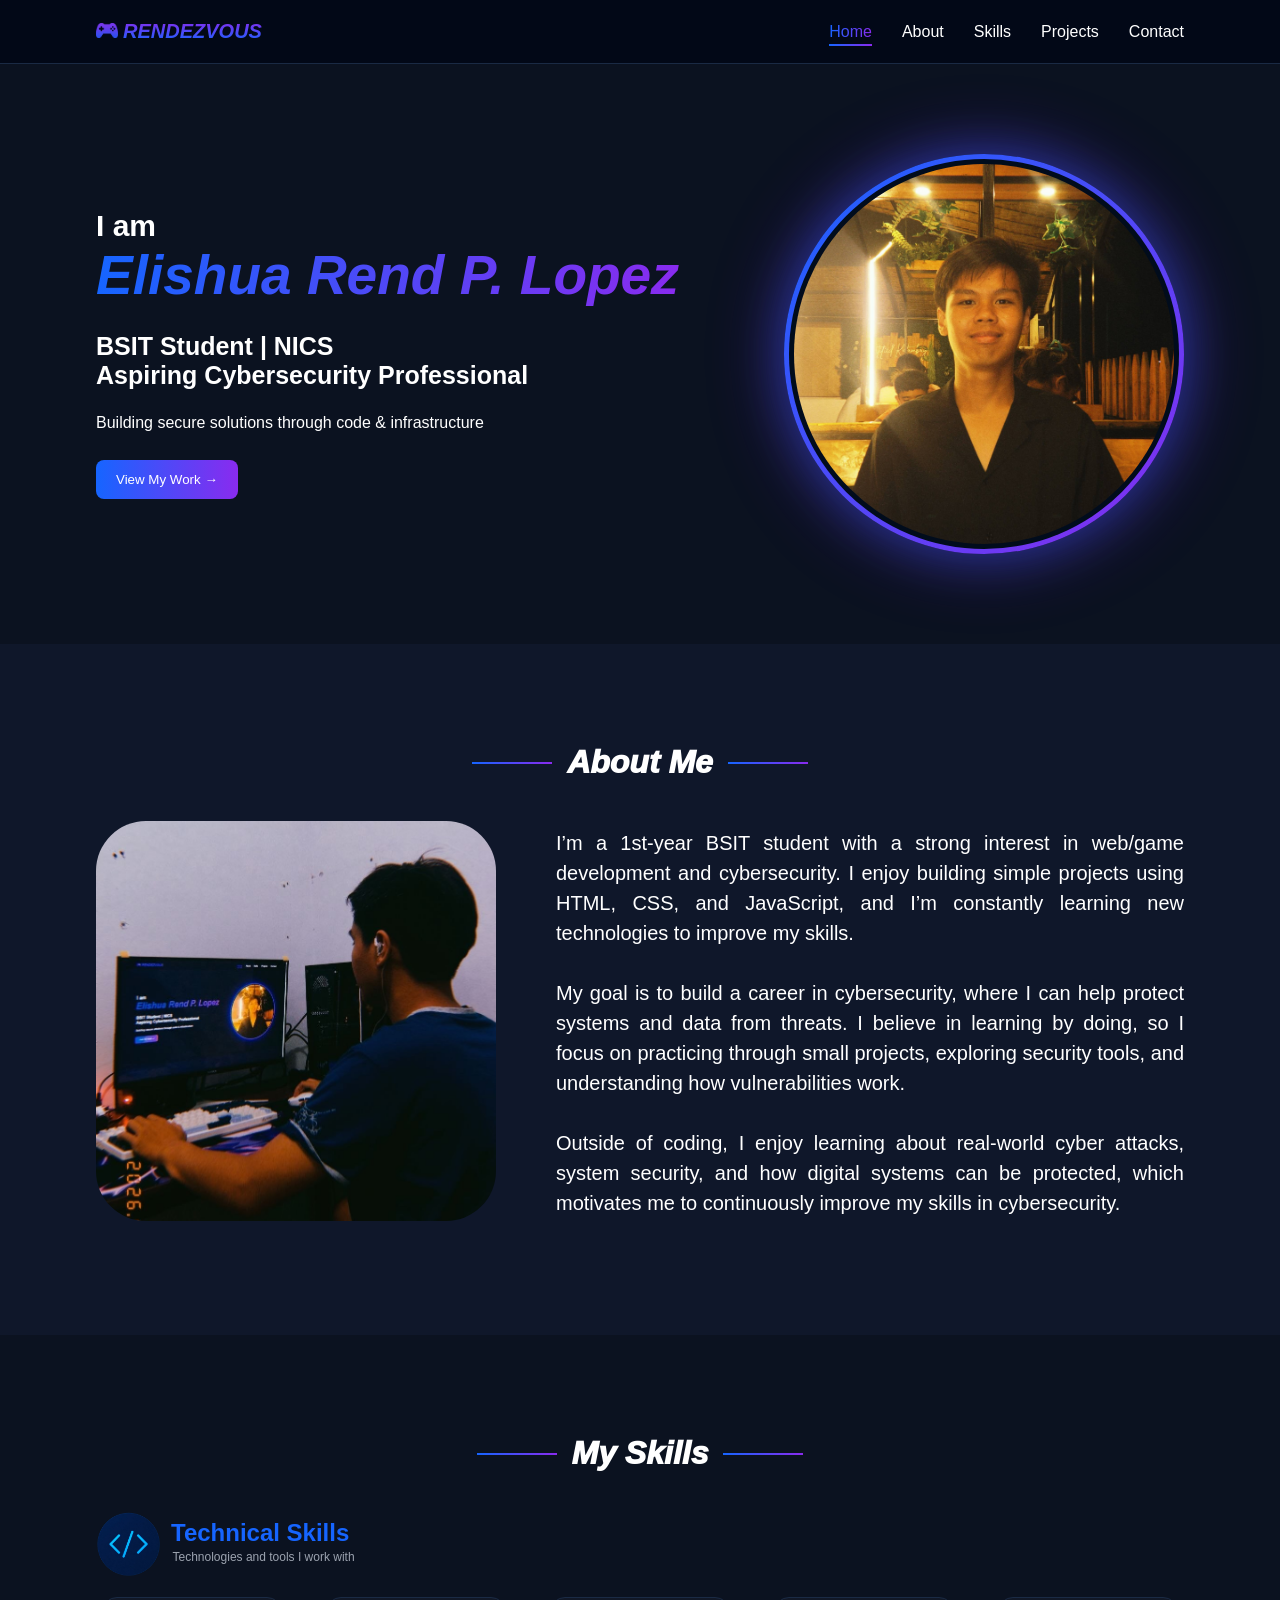
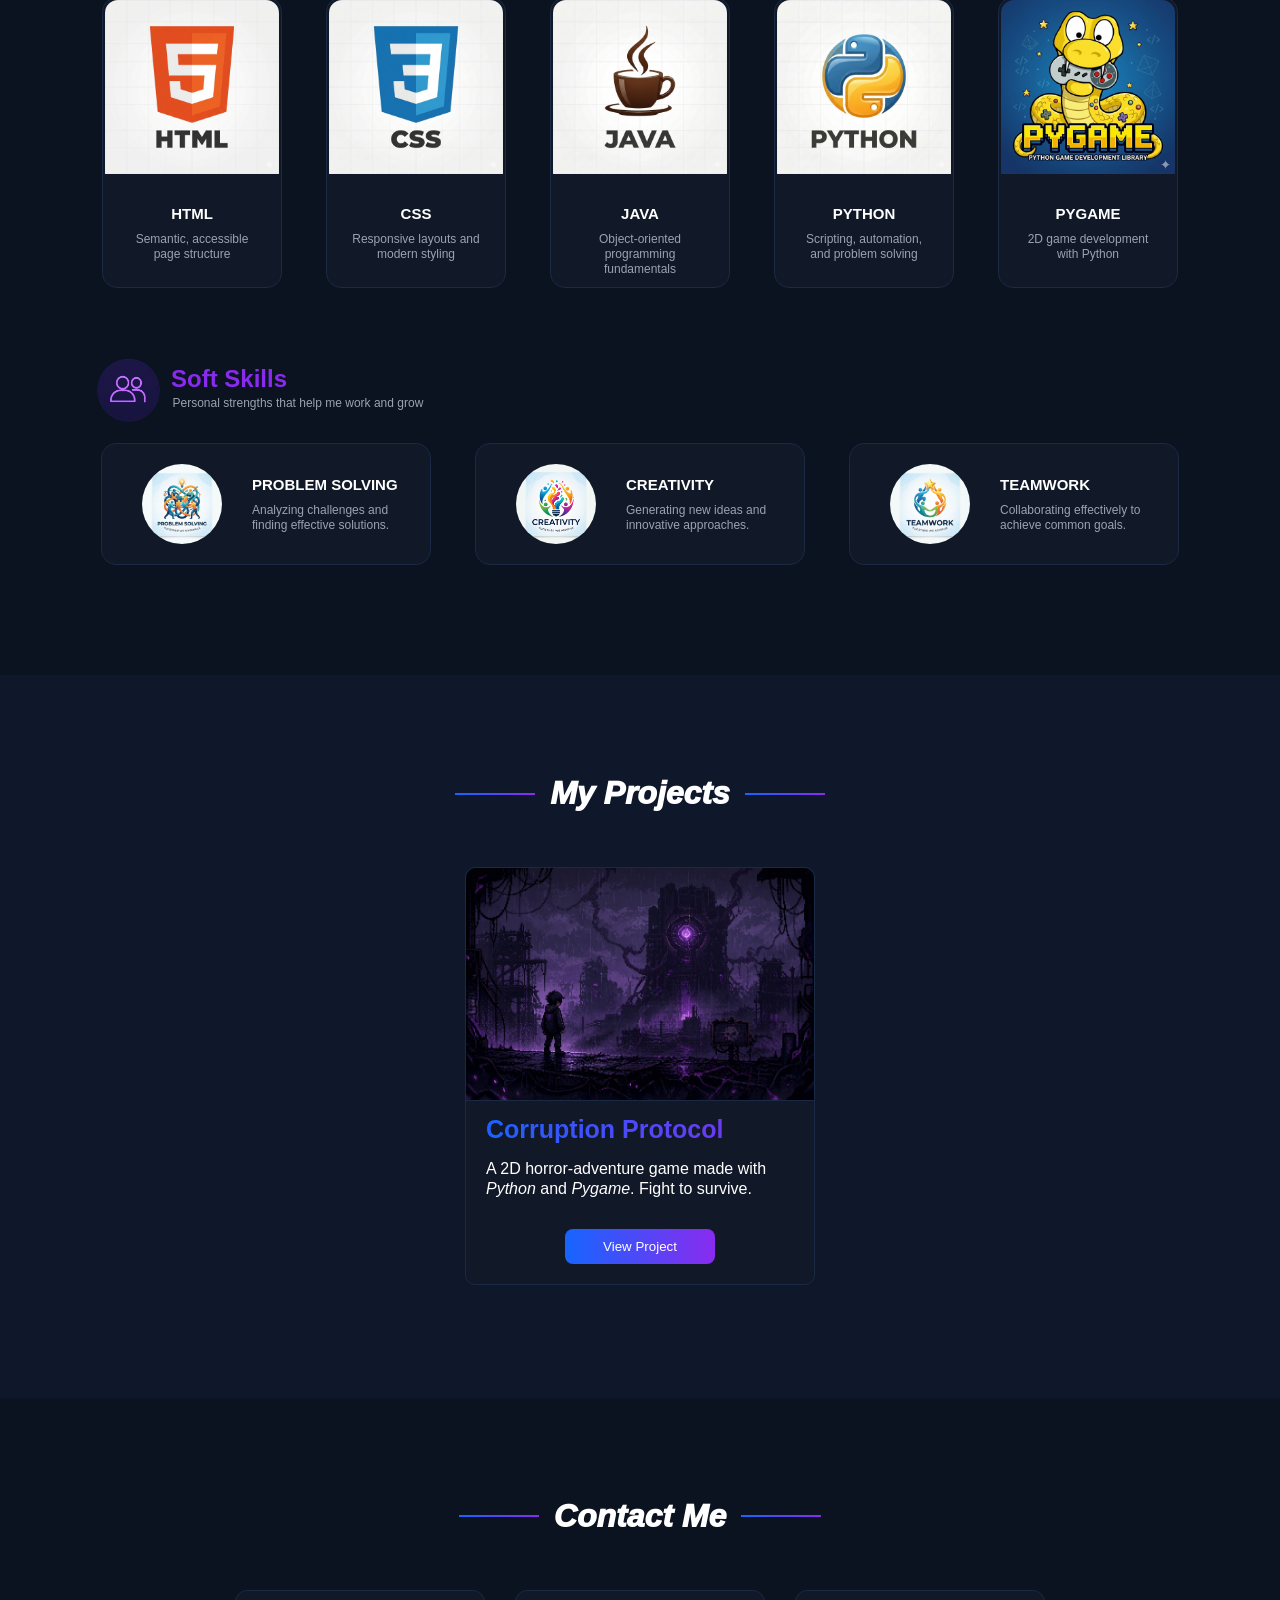
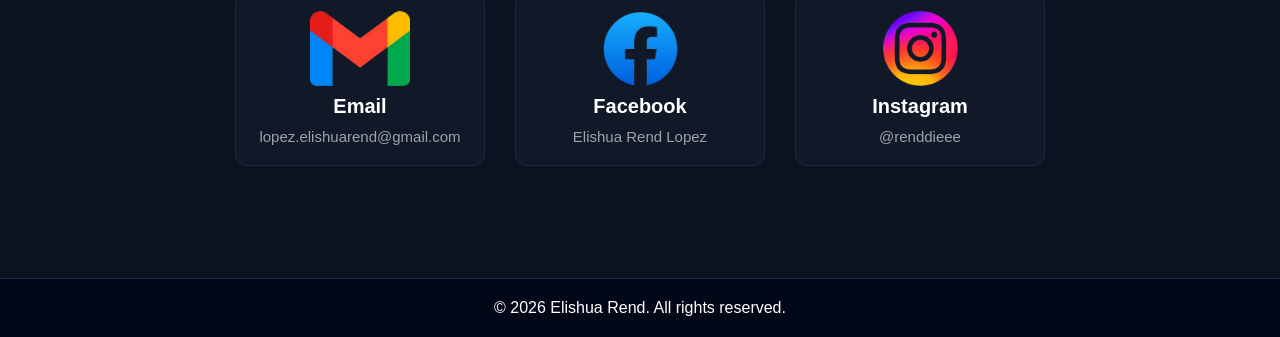
<file: PORTFOLIO-REND/index-rend.html>
<!DOCTYPE html>
<html lang="en">
<head>
  <meta charset="UTF-8">
  <meta name="viewport" content="width=device-width, initial-scale=1.0">
  <title>Rendezvous Portfolio</title>
  <link rel="stylesheet" href="style-rend.css">
  <script src="script-rend.js" defer></script>
</head>

<body>
<!-- NAVBAR -->
<header class="navbar">
  <div class="container nav">
    <div class="logo"><a href="#"><img src="images-rend/game_logo.png" width="21.5px"> RENDEZVOUS</a></div>
    
    <nav>
      <a href="#">Home</a>
      <a href="#about">About</a>
      <a href="#skills">Skills</a>
      <a href="#projects">Projects</a>
      <a href="#contact">Contact</a>
    </nav>
    
  </div>
</header>

<!-- HOMEPAGE -->
<section class="homepage container">
  <div class="homepage-text">
    <h3>I am</h3>
    <h1>Elishua Rend P. Lopez</h1>
    <h2>BSIT Student | NICS<br>Aspiring Cybersecurity Professional</h2>
    <p>Building secure solutions through code & infrastructure</p>
    <a href="#projects"><button>View My Work →</button></a>
  </div>

  <div class="homepage-img">
    <img src="images-rend/pogi.jpg" alt="Profile">
  </div>
</section>



<!-- ABOUT -->
<section id="about" class="section">
  <h1 class="section-title">About Me</h1>

  <div class="about-container">
    <div class="about-image">
      <img src="images-rend/about.jpg" alt="About Image">
    </div>

    <div class="about-text">
      <p class="about-paragraph">
        I’m a 1st-year BSIT student with a strong interest in web/game development and cybersecurity.
        I enjoy building simple projects using HTML, CSS, and JavaScript, and I’m constantly learning
        new technologies to improve my skills.
        <br><br>
        My goal is to build a career in cybersecurity, where I
        can help protect systems and data from threats. I believe in learning by doing, so I focus on
        practicing through small projects, exploring security tools, and understanding how vulnerabilities
        work.
        <br><br>
        Outside of coding, I enjoy learning about real-world cyber attacks, system security, and how
        digital systems can be protected, which motivates me to continuously improve my skills in cybersecurity.
      </p>
    </div>
  </div>
</section>



<!-- SKILLS -->
<section id="skills" class="section2">
  <h1 class="section-title">My Skills</h1>

  <div class="skills-container">
    <div class="skill-category">
      <div class="skill-header">
        <img src="images-rend/technical.png" width="65px">
        <div class="header-text">
          <h2 class="blue">Technical Skills</h2>
          <p class="skill-subtitle">Technologies and tools I work with</p>
        </div>
      </div>

      <div class="skill-grid">
        <!-- HTML -->
        <div class="tech-card">
          <div class="tech-icon">
            <img src="images-rend/HTML.png">
          </div>
          <h3>HTML</h3>
          <p>Semantic, accessible page structure</p>
        </div>

        <!-- CSS -->
        <div class="tech-card">
          <div class="tech-icon">
            <img src="images-rend/CSS.png">
          </div>
          <h3>CSS</h3>
          <p>Responsive layouts and modern styling</p>
        </div>

        <!-- JAVA -->
        <div class="tech-card">
          <div class="tech-icon">
            <img src="images-rend/JAVA.png">
          </div>
          <h3>JAVA</h3>
          <p>Object-oriented programming fundamentals</p>
        </div>

        <!-- PYTHON -->
        <div class="tech-card">
          <div class="tech-icon">
            <img src="images-rend/PYTHON.png">
          </div>
          <h3>PYTHON</h3>
          <p>Scripting, automation, and problem solving</p>
        </div>

        <!-- PYGAME -->
        <div class="tech-card">
          <div class="tech-icon">
            <img src="images-rend/PYGAME.png">
          </div>
          <h3>PYGAME</h3>
          <p>2D game development with Python</p>
        </div>
      </div>
    </div>

    <div class="skill-category">
      <div class="skill-header">
        <img src="images-rend/soft.png" width="65px">
        <div class="header-text">
          <h2 class="purple">Soft Skills</h2>
          <p class="skill-subtitle">Personal strengths that help me work and grow</p>
        </div>
        
      </div>

      <div class="skill-grid">
        <!-- PROBLEM SOLVING -->
        <div class="soft-card">
          <div class="soft-icon">
            <img src="images-rend/PROBLEM_SOLVING.png">
          </div>
          <div>
            <h3>PROBLEM SOLVING</h3>
            <p>Analyzing challenges and finding effective solutions.</p>
          </div>
        </div>

        <!-- CREATIVITY-->
        <div class="soft-card">
          <div class="soft-icon">
            <img src="images-rend/CREATIVITY.png">
          </div>
          <div>
            <h3>CREATIVITY</h3>
            <p>Generating new ideas and innovative approaches.</p>
          </div>
        </div>

        <!-- TEAMWORK -->
        <div class="soft-card">
          <div class="soft-icon">
            <img src="images-rend/TEAMWORK.png">
          </div>
          <div>
            <h3>TEAMWORK</h3>
            <p>Collaborating effectively to achieve common goals.</p>
          </div>
        </div>
      </div>
    </div>
  </div>
</section>



<!-- PROJECT -->
<section id="projects" class="section">
  <h1 class="section-title">My Projects</h1>

  <div class="project">
    <div class="project-card">
      <img src="images-rend/game_image.png" alt="Project">
      <h2>Corruption Protocol</h2>
      <p>A 2D horror-adventure game made with <i>Python</i> and <i>Pygame</i>.
      Fight to survive.</p>
      <button>View Project</button>
    </div>
  </div>
</section>



<!-- CONTACT -->
<section id="contact" class="section2">
  <h1 class="section-title">Contact Me</h1>

  <div class="contact-container">
    <div class="contact">

      <!-- EMAIL -->
      <a href="https://mail.google.com/" target="_blank" class="contact-card">
        <img src="images-rend/gmail_logo.png" width="100px">
        <h3>Email</h3>
        <p>lopez.elishuarend@gmail.com</p>
      </a>

      <!-- FACEBOOK -->
      <a href="https://www.facebook.com/elishua.rend.lopez" target="_blank" class="contact-card">
        <img src="images-rend/fb_logo.png" width="75px">
        <h3>Facebook</h3>
        <p>Elishua Rend Lopez</p>
      </a>

      <!-- INSTAGRAM -->
      <a href="https://www.instagram.com/renddieee/" target="_blank" class="contact-card">
        <img src="images-rend/ig_logo.png" width="75px">
        <h3>Instagram</h3>
        <p>@renddieee</p>
      </a>

    </div>
  </div>
</section>

<!-- FOOTER -->
<footer>
  <p>© 2026 Elishua Rend. All rights reserved.</p>
</footer>

</body>
</html>
</file>
<file: style.css>
/* =========================
    BASE / GLOBAL STYLES
========================= */
* {
  margin: 0;
  padding: 0;
  box-sizing: border-box;
  font-family: Arial, sans-serif;
}

html {
  scroll-behavior: smooth;
}

/* =========================
          BODY
========================= */
body {
  background: #050608;
  color: white;
}

/* =========================
          LAYOUT
========================= */
.container {
  width: 90%;
  max-width: 1200px;
  margin: auto;
}

/* =========================
          SECTION
========================= */
.section {
  width: 100%;
  max-width: 1300px;
  margin: auto;
  padding: 80px 0;

}

.section-title {
  display: flex;
  font-size: 45px;
  font-family: Impact, sans-serif;
  text-transform: uppercase;
  position: relative;
  margin-bottom: 25px;
  margin-left: 65px;
  padding-bottom: 10px;
}

.section-title::after {
  content: "";
  position: absolute;
  left: 0;
  bottom: 0;
  width: 75px;
  height: 5px;
  background-color: #6d32cb;
}

.dark {
  position: relative;
  background: #000;
  overflow: hidden;
  color: white;
}

.dark::before {
  content: "";
  position: absolute;
  top: 0;
  left: 0;
  width: 100%;
  height: 100%;
  background: url('images/htp_bg_image.png') center/cover no-repeat;
  opacity: 0.4; 
  z-index: 1;
}

.dark > * {
  position: relative;
  z-index: 2;
}

/* =========================
          NAVBAR
========================= */
.navbar {
  background: rgba(5, 6, 8, 0.97);
  border-bottom: 1px solid #222;
  position: sticky;
  top: 0;
  z-index: 1000;
}

.nav {
  display: flex;
  justify-content: space-between;
  align-items: center;
  padding: 10px 0;
}

.logo img {
  width: 130px;
  height: 40px;
}

nav {
  display: flex;
  flex-wrap: wrap;
  justify-content: center;
  gap: 30px;
}

nav a {
  position: relative;
  color: white;
  text-decoration: none;
  transition: color 1s ease;
}

nav a::after {
  content: "";
  position: absolute;
  left: 0;
  bottom: -5px;
  width: 0%;
  height: 2px;
  background: #6d32cb;
  transition: width 0.3s ease;
}

nav a:hover {
  color: #6d32cb;
}

nav a:hover::after {
  width: 100%;
}

nav a.active {
  color: #6d32cb;
}

nav a.active::after {
  width: 100%;
}

/* =========================
          HERO
========================= */
.hero {
  display: flex;
  background: url('images/hero_bg_image.png') center/cover no-repeat;
  padding-top: 112px;
  padding-bottom: 132px;
}

.hero-content h1 {
  font-size: 80px;
  font-family: 'Times New Roman', Times, serif;
}

.hero-content span {
  color: #6d32cb;
  font-family: 'Times New Roman', Times, serif;
}

.protocol {
  color: #6d32cb;
  font-size: 80px;
  font-family: 'Times New Roman', Times, serif;
}

.hero-content p {
  font-size: 20px;
  margin: 25px 0;
  line-height: 25px;
}

.hero-buttons button {
  margin-right: 10px;
  padding: 12px 20px;
  border-radius: 8px;
  cursor: pointer;
}

.btn-secondary {
  border: 2px solid #6d32cb;
  background: none;
  color: #6d32cb;
  transition: 0.3s;
}

.btn-secondary:hover {
  border: 2px solid #6d32cb;
  background: #6d32cb;
  color: white;
}

hr {
  height: 1px;
  background-color: #6d32cb;
  border: none;
}

/* =========================
          ABOUT
========================= */
.about-container {
  display: flex;
  flex-direction: column;
  position: relative;
  gap: 30px;
  max-width: 1200px;
  width: 90%;
  margin: auto;
}

.about-item {
  display: flex;
  align-items: center;
  justify-content: space-between;
  position: relative;
  margin-top: 20px
}

.about-item::after {
  content: "";
  position: absolute;
  left: 50%;
  top: 0;
  bottom: 0;
  width: 2px;
  background: linear-gradient(to bottom, transparent, #6d32cb, transparent);
  transform: translateX(-50%);
}

.about-item img {
  width: 45%;
  border-radius: 12px;
  border: 2px solid #6d32cb;
}

.about-item p {
  width: 45%;
  font-size: 20px;
  text-align: justify;
  line-height: 30px;
}

.about-item.reverse {
  flex-direction: row-reverse;
}

.about-info {
  display: grid;
  grid-template-columns: 1fr 1fr 1fr;
  justify-content: space-between;
  gap: 40px;
  width: 90%;
  margin-top: 50px;
  padding: 20px 0;
}

.info-box {
  line-height: 35px;
  min-width: 0; 
  overflow: hidden;
  display: flex;
  flex-direction: column;
  text-align: left;
  border: 2px solid rgba(255, 255, 255, 0.2);
  border-radius: 12px;
  background-size: cover;
  background-position: center;
  transition: 0.5s ease;
  cursor: pointer;
  position: relative;
  color: white;
}

.info-box::before {
  content: "";
  position: absolute;
  inset: 0;
  transition: 0.5s ease;
  z-index: 1;
}

.info-box:hover {
  box-shadow: 0 0 30px rgba(109, 50, 203, 0.7);
  border: 2px solid #6d32cb;
}

.info-box:hover::before {
  background: rgba(0, 0, 0, 0.7);
}

.box-1 {
  background-image: url('images/genre.png');
}

.box-2 {
  background-image: url('images/objective.png');
}

.box-3 {
  background-image: url('images/unique.png');
}

.info-box img {
  width: 100%;
}

.info-box h3 {
  font-size: 30px;
  margin-bottom: 5px;
  opacity: 0;
  transform: translateY(160px);
  transition: 0.5s ease;
  pointer-events: none;
  padding: 20px 20px 0 20px;
  position: relative;
  z-index: 2;
}

.info-box:hover h3 {
  opacity: 1;
  transform: translateY(0);
  pointer-events: auto;
}

.info-box p {
  opacity: 0;
  transform: translateY(160px);
  transition: 0.5s ease;
  pointer-events: none;
  padding: 0 20px 20px 20px;
  position: relative;
  z-index: 2;
}

.info-box:hover p {
  opacity: 1;
  transform: translateY(0);
  pointer-events: auto;
}

/* =========================
          HOW
========================= */
.how-container {
  display: grid;
  grid-template-columns: repeat(3, 1fr);
  gap: 30px;
  align-items: stretch;
  max-width: 1200px;
  width: 90%;
  margin: auto;
  padding: 20px 0;
}

.card {
  height: 100%;
  display: flex;
  flex-direction: column;
  background: rgba(20, 10, 40, 0.65);
  border: 2px solid #6d32cb;
  border-radius: 12px;
  padding: 25px;
  box-shadow: 0 0 20px rgba(109, 50, 203, 0.25);
  transition: 0.3s;
}

.card:hover {
  box-shadow: 0 0 30px rgba(109, 50, 203, 0.7);
}

.card h3 {
  display: flex;
  flex-direction: column;
  align-items: center;
  margin-bottom: 20px;
  font-size: 28px;
  text-align: center;
}

.card h3::after {
  content: "";
  width: 60px;
  height: 2px;
  background: #6d32cb;
  margin-top: 6px;
}

.title-content {
  display: flex;
  align-items: center;
  gap: 10px;
}

.movement {
  display: flex;
  flex-direction: column;
  align-items: center;
  gap: 10px;
  margin-top: 15px;
}

.movement p {
  margin-top: 6px;
  font-size: 14px;
  opacity: 0.7;
}

.keys span {
  width: 45px;
  height: 45px;
  display: inline-flex;
  align-items: center;
  justify-content: center;
  border: 2px solid #6d32cb;
  color: #c9a6ff;
  background: rgba(109, 50, 203, 0.2);
  padding: 10px 14px;
  margin: 0 3px;
  border-radius: 6px;
  font-size: 18px;
  text-align: center;
  box-shadow: 0 0 8px rgba(109, 50, 203, 0.5);
}

.asd {
  display: flex;
  justify-content: center;
  align-items: center;
  gap: 6px;
}

.divider {
  width: 100%;
  height: 2px;
  margin: 15px 0;
  background: linear-gradient(
    to right,
    transparent,
    #6d32cb,
    transparent
  );
  opacity: 0.6;
}

.control-group {
  display: flex;
  flex-direction: column;
  align-items: center;
  gap: 6px;
  margin-bottom: 0;
}

.control-group p {
  margin-top: 6px;
  font-size: 14px;
  opacity: 0.7;
}

.space {
  width: 120px !important;
}

.tips ul {
  list-style: none;
  font-size: 18px;
}

.tips li {
  margin: 0;
  font-size: 18px;
  position: relative;
  padding: 14px 0 14px 25px;
  border-bottom: 1px solid rgba(109, 50, 203, 0.25);
}

.tips li strong {
  display: block;
  color: white;
  font-size: 18px;
}

.tips li p {
  margin: 5px 0 0;
  font-size: 14px;
  opacity: 0.7;
}

.tips li:last-child {
  border-bottom: none;
}

.tips li::before {
  content: "✦";
  position: absolute;
  left: 0;
  color: #6d32cb;
}

.preview p {
  text-align: center;
  margin-top: 10px;
  font-size: 14px;
  opacity: 0.8;
}

.slider {
  height: 220px;
  overflow: hidden;
  border-radius: 10px;
  margin-top: 15px;
  margin-bottom: 5px;
}

.slider video {
  width: 100%;
  height: 220px;
  object-fit: cover;
}

/* =========================
          TEAM
========================= */
.team {
  display: flex;
  justify-content: center;
  gap: 50px;
  margin-bottom: 50px;
}

.team-bottom {
  display: flex;
  justify-content: center;
  gap: 50px;
}

.card-above, .card-below {
  flex: 0 1 300px;
  text-align: center;
  background: #0b0d12;
  border: 2px solid #ffffff;
  border-radius: 12px;
  transition: 0.5s;
}

.card-above:hover, .card-below:hover {
  border: 2px solid #6d32cb;
  box-shadow: 0 0 30px rgba(109, 50, 203, 0.7);
  transform: translateY(-5px);
}

.card-above img, .card-below img {
  width: 80%;
  border-radius: 50%;
  margin: 40px 20px 20px 20px;
  transition: 0.5s;
}

.card-above:hover img, .card-below:hover img {
  width: 100%;
  border-top-left-radius: 10px;
  border-top-right-radius: 10px;
  border-bottom-left-radius: 0;
  border-bottom-right-radius: 0;
  margin: 0;
}

.card-above h3, .card-below h3 {
  font-size: 20px;
  margin-top: 10px;
}

.role {
  color: #6d32cb;
  font-size: 13px;
  margin: 3px 0;
}

.definition {
  font-size: 15px;
  line-height: 20px;
  letter-spacing: 0.5px;
  text-align: left;
  margin: 20px 30px;
}

.btn-team {
  margin-bottom: 15px;
  padding: 10px;
  border: 2px solid #6d32cb;
  color: #6d32cb;
  background: transparent;
  border-radius: 6px;
  transition: 0.3s;
}

.btn-team:hover {
  color: white;
  background: #6d32cb;
  cursor: pointer;
}

/* =========================
          FOOTER
========================= */
footer {
  position: relative;
  text-align: center;
  padding: 10px 20px;
  color: #ccc;
  overflow: hidden;

  background: linear-gradient(
    to top,
    #050608,
    #0b0d12
  );
}

footer::before {
  content: "";
  position: absolute;
  inset: 0;
  background: url('images/footer_bg_image.png') bottom/cover no-repeat;
  opacity: 0.15;
  z-index: 0;
}

footer::after {
  content: "";
  position: absolute;
  top: 0;
  left: 50%;
  transform: translateX(-50%);
  width: 10%;
  height: 2px;
  background: #6d32cb;
  box-shadow: 0 0 15px #6d32cb;
}

.group {
  color: #6d32cb;
}

footer p {
  position: relative;
  z-index: 2;
  font-size: 12px;
  line-height: 17px;
}

/* =========================
          MEDIA
========================= */
@media (max-width: 768px) {

  /* NAVBAR */
  .nav {
    flex-direction: column;
    gap: 10px;
  }

  nav {
    gap: 15px;
    font-size: 14px;
  }

  /* HERO */
  .hero {
    padding: 80px 20px;
    padding-top: 100px;
  }

  .hero-content h1,
  .protocol {
    font-size: 32px;
  }

  .hero p {
    font-size: 16px;
  }

  /* SECTION TITLE */
  .section-title {
    font-size: 28px;
    margin-left: 20px;
  }

  /* ABOUT */
  .about-item,
  .about-item.reverse {
    flex-direction: column;
    text-align: center;
  }

  .about-item img,
  .about-item p {
    width: 100%;
  }

  .about-item::after {
    display: none;
  }

  .about-item p {
    font-size: 16px;
  }

  /* INFO BOX */
  .about-info {
    grid-template-columns: 1fr;
    gap: 20px;
  }

  /* HOW TO PLAY */
  .how-container {
    grid-template-columns: 1fr;
  }

  /* TEAM */
  .team,
  .team-bottom {
    flex-direction: column;
    align-items: center;
  }

  .card-above,
  .card-below {
    width: 90%;
  }

  /* FOOTER */
  footer p {
    font-size: 11px;
  }
}
</file>
<file: PORTFOLIO-JANELLE/style-janelle.css>
* {
      margin: 0;
      padding: 0;
      box-sizing: border-box;
    }

    body {
      background: #020617;
      font-family: 'Inter', system-ui, -apple-system, sans-serif;
      color: #eef2ff;
      line-height: 1.5;
      overflow-x: hidden;
    }

    /* animated gradient orb background */
    .orb-bg {
      position: fixed;
      top: 0;
      left: 0;
      width: 100%;
      height: 100%;
      z-index: -2;
      background: radial-gradient(circle at 20% 30%, rgba(56, 189, 248, 0.08), rgba(2, 6, 23, 0.98));
    }
    .orb-bg::before {
      content: "";
      position: absolute;
      width: 80%;
      height: 80%;
      top: 10%;
      left: 10%;
      background: radial-gradient(circle, rgba(59,130,246,0.1) 0%, rgba(0,0,0,0) 70%);
      filter: blur(80px);
      animation: slowDrift 18s infinite alternate;
    }
    @keyframes slowDrift {
      0% { transform: translate(0, 0) scale(1); opacity: 0.4; }
      100% { transform: translate(4%, 4%) scale(1.2); opacity: 0.7; }
    }

    /* custom scroll */
    ::-webkit-scrollbar {
      width: 6px;
    }
    ::-webkit-scrollbar-track {
      background: #0f172a;
    }
    ::-webkit-scrollbar-thumb {
      background: #3b82f6;
      border-radius: 20px;
    }

    /* animations */
    @keyframes fadeSlideUp {
      0% { opacity: 0; transform: translateY(36px); }
      100% { opacity: 1; transform: translateY(0); }
    }
    @keyframes fadeIn {
      from { opacity: 0; }
      to { opacity: 1; }
    }
    @keyframes slideDownNav {
      0% { opacity: 0; transform: translateY(-100%); }
      100% { opacity: 1; transform: translateY(0); }
    }
    @keyframes typewriter {
      from { width: 0; }
      to { width: 100%; }
    }
    @keyframes blinkCursor {
      from, to { border-color: transparent; }
      50% { border-color: #38bdf8; }
    }

    /* Sticky Nav */
    .navbar {
      display: flex;
      justify-content: space-between;
      align-items: center;
      padding: 18px 40px;
      backdrop-filter: blur(16px);
      background: rgba(15, 23, 42, 0.7);
      border-bottom: 1px solid rgba(56, 189, 248, 0.2);
      position: sticky;
      top: 0;
      z-index: 100;
      animation: slideDownNav 0.7s ease forwards;
    }
    .logo {
      font-weight: 800;
      font-size: 24px;
      background: linear-gradient(135deg, #fff, #38bdf8);
      -webkit-background-clip: text;
      background-clip: text;
      color: transparent;
      letter-spacing: -0.3px;
    }
    .nav-links {
      display: flex;
      gap: 28px;
    }
    .nav-links a {
      color: #cbd5e6;
      text-decoration: none;
      font-weight: 500;
      transition: 0.2s;
      font-size: 14px;
    }
    .nav-links a:hover {
      color: #38bdf8;
      transform: translateY(-2px);
    }

    /* container */
    .container {
      max-width: 1280px;
      margin: 0 auto;
      padding: 20px 32px 60px;
    }

    /* Hero Section with picture integration */
    .hero {
      display: flex;
      flex-direction: column;
      align-items: center;
      text-align: center;
      padding: 50px 20px 60px;
      animation: fadeSlideUp 0.9s cubic-bezier(0.2, 0.9, 0.4, 1.1) forwards;
    }
    .hero-badge {
      background: rgba(56, 189, 248, 0.12);
      padding: 6px 18px;
      border-radius: 60px;
      font-size: 13px;
      font-weight: 500;
      border: 1px solid rgba(56, 189, 248, 0.3);
      backdrop-filter: blur(4px);
      margin-bottom: 24px;
      letter-spacing: 0.3px;
    }
    .profile-picture {
      margin-bottom: 24px;
    }
    .avatar-frame {
      width: 140px;
      height: 140px;
      margin: 0 auto;
      background: linear-gradient(135deg, #3b82f6, #38bdf8);
      border-radius: 50%;
      padding: 3px;
      display: flex;
      align-items: center;
      justify-content: center;
      transition: transform 0.3s ease;
      box-shadow: 0 12px 30px rgba(59,130,246,0.3);
    }
    .avatar-frame:hover {
      transform: scale(1.02);
    }
    .avatar-img {
      width: 100%;
      height: 100%;
      object-fit: cover;
      border-radius: 50%;
      background: #0f172a;
    }
    /* placeholder image wrapper with fallback icon if image fails */
    .avatar-placeholder {
      width: 100%;
      height: 100%;
      background: linear-gradient(145deg, #1e293b, #0f172a);
      border-radius: 50%;
      display: flex;
      align-items: center;
      justify-content: center;
      font-size: 48px;
      color: #38bdf8;
    }
    .hero h1 {
      font-size: 58px;
      font-weight: 800;
      background: linear-gradient(145deg, #ffffff, #94a3f0);
      -webkit-background-clip: text;
      background-clip: text;
      color: transparent;
      letter-spacing: -0.02em;
      margin-bottom: 16px;
    }
    .typed-container {
      font-size: 22px;
      font-weight: 500;
      color: #cbd5e6;
      margin-bottom: 24px;
      display: inline-flex;
      align-items: center;
      gap: 8px;
      flex-wrap: wrap;
      justify-content: center;
    }
    .typed-text {
      color: #38bdf8;
      border-right: 2px solid #38bdf8;
      white-space: nowrap;
      overflow: hidden;
      animation: typewriter 2.5s steps(28, end), blinkCursor 0.75s step-end infinite;
      width: 0;
      animation-fill-mode: forwards;
      font-weight: 600;
    }
    .hero-desc {
      max-width: 620px;
      color: #9ca3cf;
      font-size: 17px;
      margin-bottom: 32px;
    }
    .btn-group {
      display: flex;
      gap: 18px;
      justify-content: center;
      flex-wrap: wrap;
    }
    .btn-primary, .btn-outline {
      padding: 12px 32px;
      border-radius: 40px;
      font-weight: 600;
      transition: all 0.25s ease;
      cursor: pointer;
      border: none;
      font-size: 14px;
    }
    .btn-primary {
      background: linear-gradient(105deg, #2563eb, #3b82f6);
      color: white;
      box-shadow: 0 6px 14px rgba(37, 99, 235, 0.3);
    }
    .btn-primary:hover {
      transform: translateY(-3px);
      box-shadow: 0 12px 20px -8px rgba(59,130,246,0.5);
    }
    .btn-outline {
      background: transparent;
      border: 1px solid #334155;
      color: #e2e8f0;
    }
    .btn-outline:hover {
      border-color: #38bdf8;
      background: rgba(56,189,248,0.08);
      transform: translateY(-2px);
    }

    /* Cards + Sections Reveal */
    section {
      margin-bottom: 70px;
      opacity: 0;
      transform: translateY(30px);
      transition: opacity 0.7s ease, transform 0.7s ease;
    }
    section.visible {
      opacity: 1;
      transform: translateY(0);
    }
    .section-header {
      display: flex;
      align-items: center;
      gap: 12px;
      margin-bottom: 28px;
    }
    .section-header i {
      font-size: 28px;
      color: #38bdf8;
    }
    .section-header h2 {
      font-size: 28px;
      font-weight: 700;
      letter-spacing: -0.3px;
    }

    /* Card design */
    .card {
      background: rgba(30, 41, 59, 0.6);
      backdrop-filter: blur(4px);
      border-radius: 32px;
      padding: 28px 30px;
      border: 1px solid rgba(71, 85, 105, 0.5);
      transition: all 0.3s cubic-bezier(0.2, 0.9, 0.4, 1.1);
    }
    .card:hover {
      transform: translateY(-6px);
      border-color: #3b82f6;
      box-shadow: 0 20px 30px -15px rgba(0,0,0,0.5);
      background: rgba(30, 41, 59, 0.75);
    }
    .grid-2col {
      display: grid;
      grid-template-columns: repeat(auto-fit, minmax(320px, 1fr));
      gap: 28px;
    }
    .skill-list {
      list-style: none;
      margin-top: 16px;
    }
    .skill-list li {
      margin-bottom: 12px;
      display: flex;
      align-items: center;
      gap: 12px;
      flex-wrap: wrap;
    }
    .skill-list i {
      width: 24px;
      color: #38bdf8;
    }
    .tag {
      background: #1e293b;
      padding: 4px 14px;
      border-radius: 60px;
      font-size: 12px;
      font-weight: 500;
      color: #b9c6e6;
    }
    .exp-item, .goal-item {
      margin-bottom: 20px;
      border-left: 3px solid #3b82f6;
      padding-left: 20px;
    }
    .interest-grid {
      display: flex;
      flex-wrap: wrap;
      gap: 12px;
      margin-top: 12px;
    }
    .interest-badge {
      background: #0f172a;
      padding: 6px 18px;
      border-radius: 60px;
      font-size: 13px;
      border: 1px solid #2d3a5e;
    }

    /* Contact area */
    .contact-flex {
      display: flex;
      flex-wrap: wrap;
      gap: 24px;
      justify-content: space-between;
      align-items: center;
    }
    .contact-info p {
      margin: 12px 0;
      display: flex;
      align-items: center;
      gap: 12px;
    }
    .social-links a {
      color: #cbd5e6;
      margin-right: 20px;
      font-size: 28px;
      transition: 0.2s;
      display: inline-block;
    }
    .social-links a:hover {
      color: #38bdf8;
      transform: translateY(-3px);
    }
    footer {
      text-align: center;
      padding: 28px 20px;
      border-top: 1px solid #1e293b;
      font-size: 13px;
      color: #7e8aa8;
    }

    /* responsive */
    @media (max-width: 760px) {
      .navbar {
        flex-direction: column;
        gap: 12px;
        padding: 16px 20px;
      }
      .hero h1 {
        font-size: 38px;
      }
      .typed-container {
        font-size: 18px;
      }
      .container {
        padding: 20px 20px 40px;
      }
      .section-header h2 {
        font-size: 24px;
      }
      .avatar-frame {
        width: 110px;
        height: 110px;
      }
    }
    @media (max-width: 480px) {
      .hero h1 {
        font-size: 30px;
      }
      .btn-group {
        gap: 12px;
      }
      .btn-primary, .btn-outline {
        padding: 10px 20px;
      }
      .avatar-frame {
        width: 90px;
        height: 90px;
      }
    }
    /* image smooth fallback */
    img.avatar-img {
      width: 100%;
      height: 100%;
      object-fit: cover;
      display: block;
    }
</file>
<file: PORTFOLIO-JEEANNE/style-jeeanne.css>
* {
      margin: 0;
      padding: 0;
      box-sizing: border-box;
    }

    :root {
      --sunset-deep: #4A1F2E;      
      --sunset-ember: #C85C3A;     
      --sunset-glow: #E88C6A;    
      --sunset-peach: #F2C4A8;  
      --sunset-cream: #FFF2E6;   
      --sunset-sand: #F7E1D4;  
      --glass-bg: rgba(242, 196, 168, 0.3);
      --glass-hov: rgba(232, 140, 106, 0.45);
      --shadow: 0 10px 25px rgba(0, 0, 0, 0.1);
    }

    body {
      font-family: 'Inter', system-ui, -apple-system, 'Segoe UI', 'Roboto', sans-serif;
      
      background-size: cover;
      background-position: center;
      background-attachment: fixed;
      color: var(--sunset-deep);
      line-height: 1.45;
      scroll-behavior: smooth;
      position: relative;
    }

    body::before {
      content: '';
      position: fixed;
      top: 0;
      left: 0;
      width: 100%;
      height: 100%;
      background: rgba(255, 242, 230, 0.78);
      backdrop-filter: blur(2px);
      z-index: -1;
    }

    /* ===== SIDEBAR NAVIGATION (left side) ===== */
.jee-sidebar {
  position: fixed;
  left: 0;
  top: 0;
  width: 260px;
  height: 100vh;
  background: rgba(74, 31, 46, 0.85);
  backdrop-filter: blur(12px);
  border-right: 1px solid rgba(200, 92, 58, 0.4);
  display: flex;
  flex-direction: column;
  justify-content: center;
  z-index: 100;
}

.jee-nav {
  display: flex;
  flex-direction: column;
  gap: 1.2rem;
  padding: 0 1.5rem;
}

.jee-nav-link {
  text-decoration: none;
  font-weight: 500;
  font-size: 0.85rem;
  letter-spacing: 1.5px;
  text-transform: uppercase;
  color: #FADDC6;
  padding: 0.7rem 1rem;
  transition: all 0.25s;
  border-radius: 0;
  position: relative;
}

.jee-nav-link::after {
  content: '';
  position: absolute;
  bottom: 0;
  left: 0;
  width: 0;
  height: 2px;
  background: var(--sunset-glow);
  transition: width 0.3s;
}

.jee-nav-link:hover::after {
  width: 100%;
}

.jee-nav-link:hover {
  color: var(--sunset-peach);
  background: rgba(200, 92, 58, 0.3);
  padding-left: 1.3rem;
}

    /* Main content area */
    .jee-main {
      max-width: 1300px;
      margin: 0 auto;
      padding: 1.5rem 2rem;
      margin-left: 280px;
    }

    .jee {
      display: flex;
      flex-wrap: wrap;
      align-items: center;
      gap: 2.5rem;
      padding: 2rem 0 2rem;
      border-bottom: 2px solid var(--sunset-ember);
      margin-bottom: 2rem;
    }

    /* 3D PHOTO EFFECT on the LEFT */
.jee-photo {
  flex-shrink: 0;
  width: 280px;
  height: 340px;
  background: var(--sunset-ember);
  border: 3px solid white;
  box-shadow: 15px 15px 25px rgba(0, 0, 0, 0.2);
  overflow: hidden;
  transition: all 0.4s ease;
  /* 3D effect */
  transform: perspective(1200px) rotateY(-6deg) rotateX(2deg);
  transform-style: preserve-3d;
}

.jee-photo img {
  width: 100%;
  height: 100%;
  object-fit: cover;
  display: block;
  transition: transform 0.4s ease;
}

.jee-photo:hover {
  transform: perspective(1200px) rotateY(0deg) rotateX(0deg) translateY(-6px);
  box-shadow: 25px 20px 35px rgba(0, 0, 0, 0.25);
}

.jee-photo:hover img {
  transform: scale(1.02);
}
    .jee-title {
      flex: 1;
    }

    .jee-greeting {
      font-size: 0.9rem;
      letter-spacing: 4px;
      text-transform: uppercase;
      color: var(--sunset-ember);
      margin-bottom: 0.5rem;
    }

    .jee-title h1 {
      font-size: 3.2rem;
      font-weight: 700;
      letter-spacing: -0.02em;
      line-height: 1.1;
      color: var(--sunset-deep);
      margin-bottom: 0.5rem;
    }

    .jee-role {
      font-size: 1rem;
      color: #8B4A3A;
      border-left: 3px solid var(--sunset-ember);
      padding-left: 1rem;
      margin: 0.5rem 0 1rem;
    }

    .jee-btn {
      display: inline-block;
      background: var(--sunset-ember);
      color: white;
      padding: 0.6rem 1.5rem;
      text-decoration: none;
      font-size: 0.75rem;
      letter-spacing: 1px;
      text-transform: uppercase;
      transition: all 0.25s;
      margin-top: 0.8rem;
    }

    .jee-btn:hover {
      background: var(--sunset-deep);
      transform: translateY(-2px);
    }

    .jee-sec-title {
      font-size: 1.6rem;
      font-weight: 600;
      color: var(--sunset-deep);
      margin: 2rem 0 1rem;
      border-left: 4px solid var(--sunset-ember);
      padding-left: 1rem;
    }

    .jee-card {
      background: var(--glass-bg);
      backdrop-filter: blur(8px);
      padding: 1.5rem;
      border: 1px solid rgba(200, 92, 58, 0.4);
      transition: all 0.3s ease;
      border-radius: 0px;
    }

    .jee-card:hover {
      background: var(--glass-hov);
      transform: translateY(-5px);
      border-color: var(--sunset-glow);
      box-shadow: var(--shadow);
    }

    .jee-card h3 {
      font-size: 1.25rem;
      font-weight: 600;
      margin-bottom: 0.8rem;
      color: #7A2E2E;
      border-bottom: 2px solid var(--sunset-glow);
      display: inline-block;
      padding-bottom: 0.2rem;
    }

    .jee-card p, .jee-card ul {
      color: #3D2020;
      font-size: 0.88rem;
      line-height: 1.5;
    }

    .jee-card ul {
      list-style: none;
      padding-left: 0;
    }

    .jee-card li {
      margin-bottom: 0.4rem;
      position: relative;
      padding-left: 1.2rem;
    }

    .jee-card li::before {
      position: absolute;
      left: 0;
      color: var(--sunset-ember);
    }

    .jee-grid-2 {
      display: grid;
      grid-template-columns: repeat(2, 1fr);
      gap: 1.8rem;
      margin: 1rem 0 1.5rem;
    }

    .jee-exp-single {
      display: grid;
      grid-template-columns: 1fr;
      gap: 1.2rem;
      margin: 1rem 0 1.5rem;
      max-width: 900px;
    }

    .jee-contact {
      display: flex;
      flex-wrap: wrap;
      justify-content: space-between;
      gap: 1.5rem;
      background: var(--glass-bg);
      backdrop-filter: blur(8px);
      padding: 1.5rem;
      margin: 1.5rem 0 2rem;
      border-left: 4px solid var(--sunset-ember);
    }

    .jee-contact-item {
      display: flex;
      align-items: center;
      gap: 0.6rem;
    }

    .jee-contact-item a {
      text-decoration: none;
      color: var(--sunset-deep);
      font-weight: 500;
    }

    .jee-contact-item a:hover {
      color: var(--sunset-ember);
    }

    /* responsive */
    @media (max-width: 850px) {
      .jee-main {
        padding: 1rem;
      }
      .jee-nav {
        justify-content: center;
        gap: 1rem;
      }
      .jee-nav-link {
        font-size: 0.7rem;
      }
      .jee-hero {
        flex-direction: column;
        text-align: center;
      }
      .jee-photo {
  width: 220px;
  height: 270px;
  margin: 0 auto;
  transform: perspective(800px) rotateY(0deg) rotateX(0deg);
}
.jee-photo:hover {
  transform: scale(1.02);
}
      }
      .jee-title h1 {
        font-size: 2rem;
      }
      .jee-role {
        border-left: none;
        padding-left: 0;
      }
      .jee-grid-2 {
        grid-template-columns: 1fr;
        gap: 1rem;
      }
      .jee-contact {
        flex-direction: column;
      }
</file>
<file: PORTFOLIO-REND/style-rend.css>
/* =========================
    BASE / GLOBAL STYLES
========================= */
/* Reset default browser styles and set global font */
* {
  margin: 0;
  padding: 0;
  box-sizing: border-box;
  font-family: Arial, sans-serif;
}

/* Enable smooth scrolling when clicking links */
html {
  scroll-behavior: smooth;
}

/* =========================
          BODY
========================= */
/* Main page background and text color */
body {
  background: #0b1220;
  color: white;
}

/* =========================
          LAYOUT
========================= */
/* Centers content and limits max width */
.container {
  width: 85%;
  max-width: 1100px;
  margin: auto;
}

/* =========================
          PAGES HEADER
========================= */
/* Section style with dark background */
.section {
  padding: 100px 0;
  text-align: center;
  background-color: #0f172a;
}

/* Alternate section background */
.section2 {
  padding: 100px 0;
  text-align: center;
  background-color: #0b1220;
}

/* Title style for each section */
.section-title {
  display: flex;
  align-items: center;
  justify-content: center;
  gap: 15px;
  font-size: 32px;
  font-weight: 1000;
  font-style: italic;
  margin-bottom: 30px;
}

/* Decorative lines beside section titles */
.section-title::before,
.section-title::after {
  content: "";
  width: 80px;
  height: 2px;
  background: linear-gradient(to right, #1665ff, #892bef);
}

/* =========================
          NAVBAR
========================= */
/* Sticky top navigation bar */
.navbar {
  background: #020817;
  border-bottom: 1px solid #1a2a44;
  position: sticky;
  top: 0;
  z-index: 1100;
}

/* Logo text styling with gradient */
.logo {
  font-style: italic;
  font-weight: bold;
  font-size: 20px;
  background: linear-gradient(to bottom, #892bef, #1665ff); 
  -webkit-background-clip: text;
  background-clip: text;
  -webkit-text-fill-color: transparent;
  color: transparent;
}

/* Logo link style */
.logo a {
  color: white;
  text-decoration: none;
}

/* Navbar container layout */
.nav {
  display: flex;
  justify-content: space-between;
  align-items: center;
  gap: 20px;
  padding: 20px 0;
}

/* Navigation links container */
nav {
  display: flex;
  flex-wrap: wrap;
  justify-content: center;
  gap: 30px;
}

/* Navigation link style */
nav a {
  position: relative;
  color: white;
  text-decoration: none;
  transition: color 1s ease;
}

/* Animated underline effect */
nav a::after {
  content: "";
  position: absolute;
  left: 0;
  bottom: -5px;
  width: 0%;
  height: 2px;
  background: linear-gradient(to right, #1665ff, #892bef);
  transition: width 0.3s ease;
}

/* Gradient hover effect */
nav a:hover {
  background: linear-gradient(to right, #1665ff, #892bef); 
  -webkit-background-clip: text;
  background-clip: text;
  -webkit-text-fill-color: transparent;
  color: transparent;
}

/* Expand underline on hover */
nav a:hover::after {
  width: 100%;
}

nav a.active {
  background: linear-gradient(to right, #1665ff, #892bef); 
  -webkit-background-clip: text;
  background-clip: text;
  -webkit-text-fill-color: transparent;
  color: transparent;
}

nav a.active::after {
  width: 100%;
}

/* =========================
          HOMEPAGE
========================= */
/* Main homepage layout (text + image) */
.homepage {
  display: flex;
  justify-content: space-between;
  align-items: center;
  flex-wrap: wrap;
  gap: 40px;
  padding-top: 90px;
  padding-bottom: 90px;
}

/* Intro text */
.homepage h3 {
  font-size: 30px;
}

/* Name/title with gradient text */
.homepage h1 {
  font-size: 55px;
  font-style: italic;
  background: linear-gradient(to right, #1665ff, #892bef); 
  -webkit-background-clip: text;
  background-clip: text;
  -webkit-text-fill-color: transparent;
  color: transparent;
}

/* Subtitle */
.homepage h2 {
  margin: 10px 0;
  font-size: 25px;
  padding-top: 15px;
}

/* Description text */
.homepage p {
  margin: 15px 0;
  padding-top: 5px;
  padding-bottom: 10px;
  line-height: 25px;
}

/* Call-to-action button */
.homepage button {
  padding: 12px 20px;
  background: linear-gradient(to right, #1665ff, #892bef);
  border: none;
  border-radius: 8px;
  color: white;
  cursor: pointer;
}

/* Profile image container (glow effect) */
.homepage-img {
  max-width: 400px;
  width: 100%;
  padding: 5px;
  border-radius: 50%;
  background: linear-gradient(135deg, #1665ff, #892bef);
  box-shadow: 
    0 0 50px rgba(22, 101, 255, 0.4),
    0 0 75px rgba(137, 43, 239, 0.4);
}

/* Profile image */
.homepage-img img {
  width: 100%;
  height: 100%;
  border-radius: 50%;
  background: #010c1c;
  padding: 5px;
  display: block;
}

/* =========================
          ABOUT
========================= */
/* About section layout */
.about-container {
  display: flex;
  flex-wrap: wrap;
  align-items: center;
  justify-content: center;
  gap: 60px;
  max-width: 1100px;
  width: 85%;
  margin: auto;
  padding: 10px 0;
}

/* About image */
.about-container img {
  width: 100%;
  max-width: 400px;
}

.about-image img{
  border-radius: 50px;
}

/* About text container */
.about-text {
  flex: 1;
}

/* About paragraph styling */
.about-paragraph {
  margin: auto;
  text-align: justify;
  font-size: 20px;
  line-height: 30px;
}

/* =========================
          SKILLS
========================= */
/* Skills section container */
.skills-container {
  display: flex;
  flex-direction: column;
  align-items: center;
  gap: 50px;
  width: 85%;
  max-width: 1100px;
  margin: auto;
}

/* Each skill category block */
.skill-category {
  text-align: left;
  width: 100%;
}

/* Skill category header */
.skill-header {
  display: flex;
  align-items: center;
  gap: 10px;
  padding: 10px 0;
}

/* Header text spacing */
.header-text {
  line-height: 25px;
}

/* Subtitle under skill header */
.header-text p {
  margin-left: 1.5px;
  font-size: 12px;
  color: #9ca3af;
}

/* Grid layout for skill cards */
.skill-grid {
  display: flex;
  flex-wrap: wrap;
  justify-content: center;
  gap: 44px;
  padding: 10px 0;
}

/* Technical skill card */
.tech-card {
  background: #111827;
  border: 1px solid #1a2a44;
  border-radius: 15px;
  width: 100%;
  max-width: 180px;
  text-align: center;
  transition: 0.3s;
}

.tech-card:hover {
  transform: translateY(-6px);
  box-shadow: 0 0 15px rgba(22, 101, 255, 0.8);
}

/* Skill icon image */
.tech-icon img {
  width: 100%;
  padding: 2px;
  border-top-left-radius: 15px;
  border-top-right-radius: 15px;
}

/* Technical skill title */
.tech-card h3 {
  font-size: 15px;
  padding: 25px 0 10px 0;
}

/* Technical skill description */
.tech-card p {
  font-size: 12px;
  line-height: 15px;
  color: #9ca3af;
  padding: 0 20px 10px 20px;
}

/* Soft skill card layout */
.soft-card {
  display: flex;
  gap: 30px;
  background: #111827;
  border: 1px solid #1a2a44;
  border-radius: 15px;
  padding: 20px;
  width: 100%;
  max-width: 330px;
  align-items: center;
  transition: 0.3s;
}

.soft-card:hover {
  transform: translateY(-6px);
  box-shadow: 0 0 20px rgba(137, 43, 239, 0.8);
}

/* Soft skill icon */
.soft-icon {
  display: flex;
  margin-left: 20px;
}

/* Soft skill image */
.soft-icon img {
  width: 80px;
  border-radius: 50%;
}

/* Soft skill title */
.soft-card h3 {
  font-size: 15px;
  padding-bottom: 10px;
}

/* Soft skill description */
.soft-card p {
  font-size: 12px;
  line-height: 15px;
  text-align: left;
  color: #9ca3af;
}

/* Color utility classes */
.blue {
  color: #1665ff;
}

.purple {
  color: #892bef;
}

/* =========================
          PROJECTS
========================= */
/* Project section spacing */
.project {
  padding-top: 25px;
  padding-bottom: 12.5px;
}

/* Project card container */
.project-card {
  width: 100%;
  max-width: 350px;
  margin: auto;
  background: #111827;
  border: 1px solid #1a2a44;
  border-radius: 10px;
}

/* Project image */
.project-card img {
  width: 100%;
  border-radius: 10px 10px 0px 0px;
  border-bottom: 1px solid #1a2a44;
}

/* Project title */
.project-card h2 {
  font-size: 25px;
  padding-top: 10px;
  padding-bottom: 15px;
  padding-left: 20px;
  text-align: left;
  background: linear-gradient(to right, #1665ff, #892bef); 
  -webkit-background-clip: text;
  background-clip: text;
  -webkit-text-fill-color: transparent;
  color: transparent;
}

/* Project description */
.project-card p {
  line-height: 20px;
  padding-bottom: 20px;
  padding-left: 20px;
  text-align: left;
}

/* Project button */
.project-card button {
  width: 150px;
  margin-top: 10px;
  margin-bottom: 20px;
  padding: 10px;
  border: none;
  background: linear-gradient(to right, #1665ff, #892bef);
  color: white;
  border-radius: 8px;
  cursor: pointer;
}

/* =========================
          CONTACT
========================= */
/* Contact section layout */
.contact {
  display: flex;
  justify-content: center;
  gap: 30px;
  padding-top: 25px;
  padding-bottom: 12.5px;
  flex-wrap: wrap;
}

/* Contact card */
.contact-card {
  display: block;
  text-decoration: none;
  color: white;
  background: #111827;
  padding: 20px;
  border-radius: 12px;
  border: 1px solid #1a2a44;
  width: 100%;
  max-width: 250px;
  text-align: center;
  transition: 0.3s;
}

/* Contact hover effect */
.contact-card:hover {
  transform: translateY(-6px);
  box-shadow: 
    0 0 25px rgba(22, 101, 255, 0.4),
    0 0 25px rgba(137, 43, 239, 0.4);
}

/* Contact title */
.contact-card h3 {
  padding-top: 5px;
  padding-bottom: 10px;
  font-size: 20px;
}

/* Contact text */
.contact-card p {
  font-size: 15px;
  color: #9ca3af;
}

/* =========================
          FOOTER
========================= */
/* Footer styling */
footer {
  text-align: center;
  padding: 20px;
  border-top: 1px solid #1a2a44;
  background: #020817;
}

/* =========================
          MEDIA
========================= */
@media (max-width: 768px) {

  /* ================= NAVBAR ================= */
  .nav {
    flex-direction: column;
    align-items: center;
    gap: 15px;
    text-align: center;
  }

  nav {
    flex-wrap: wrap;
    justify-content: center;
    gap: 15px;
  }

  /* ================= HOMEPAGE ================= */
  .homepage {
    flex-direction: column-reverse;
    text-align: center;
    gap: 30px;
    padding-top: 60px;
    padding-bottom: 60px;
  }

  .homepage h1 {
    font-size: 38px;
  }

  .homepage h2 {
    font-size: 18px;
  }

  .homepage h3 {
    font-size: 24px;
  }

  .homepage p {
    font-size: 14px;
    line-height: 22px;
  }

  .homepage-img {
    max-width: 280px;
  }

  /* ================= ABOUT ================= */
  .about-container {
    flex-direction: column;
    text-align: center;
    gap: 30px;
  }

  .about-paragraph {
    font-size: 16px;
    line-height: 28px;
  }

  /* ================= SKILLS ================= */
  .skills-container {
    width: 90%;
  }

  .skill-header {
    flex-direction: column;
    text-align: center;
    gap: 10px;
  }

  .skill-grid {
    justify-content: center;
    gap: 20px;
  }

  .tech-card {
    max-width: 160px;
  }

  .soft-card {
    flex-direction: column;
    text-align: center;
    max-width: 280px;
    gap: 15px;
  }

  .soft-icon {
    margin-left: 0;
    justify-content: center;
  }

  /* ================= PROJECTS ================= */
  .project-card {
    max-width: 300px;
  }

  /* ================= CONTACT ================= */
  .contact {
    flex-direction: column;
    align-items: center;
    gap: 20px;
  }
}
</file>
